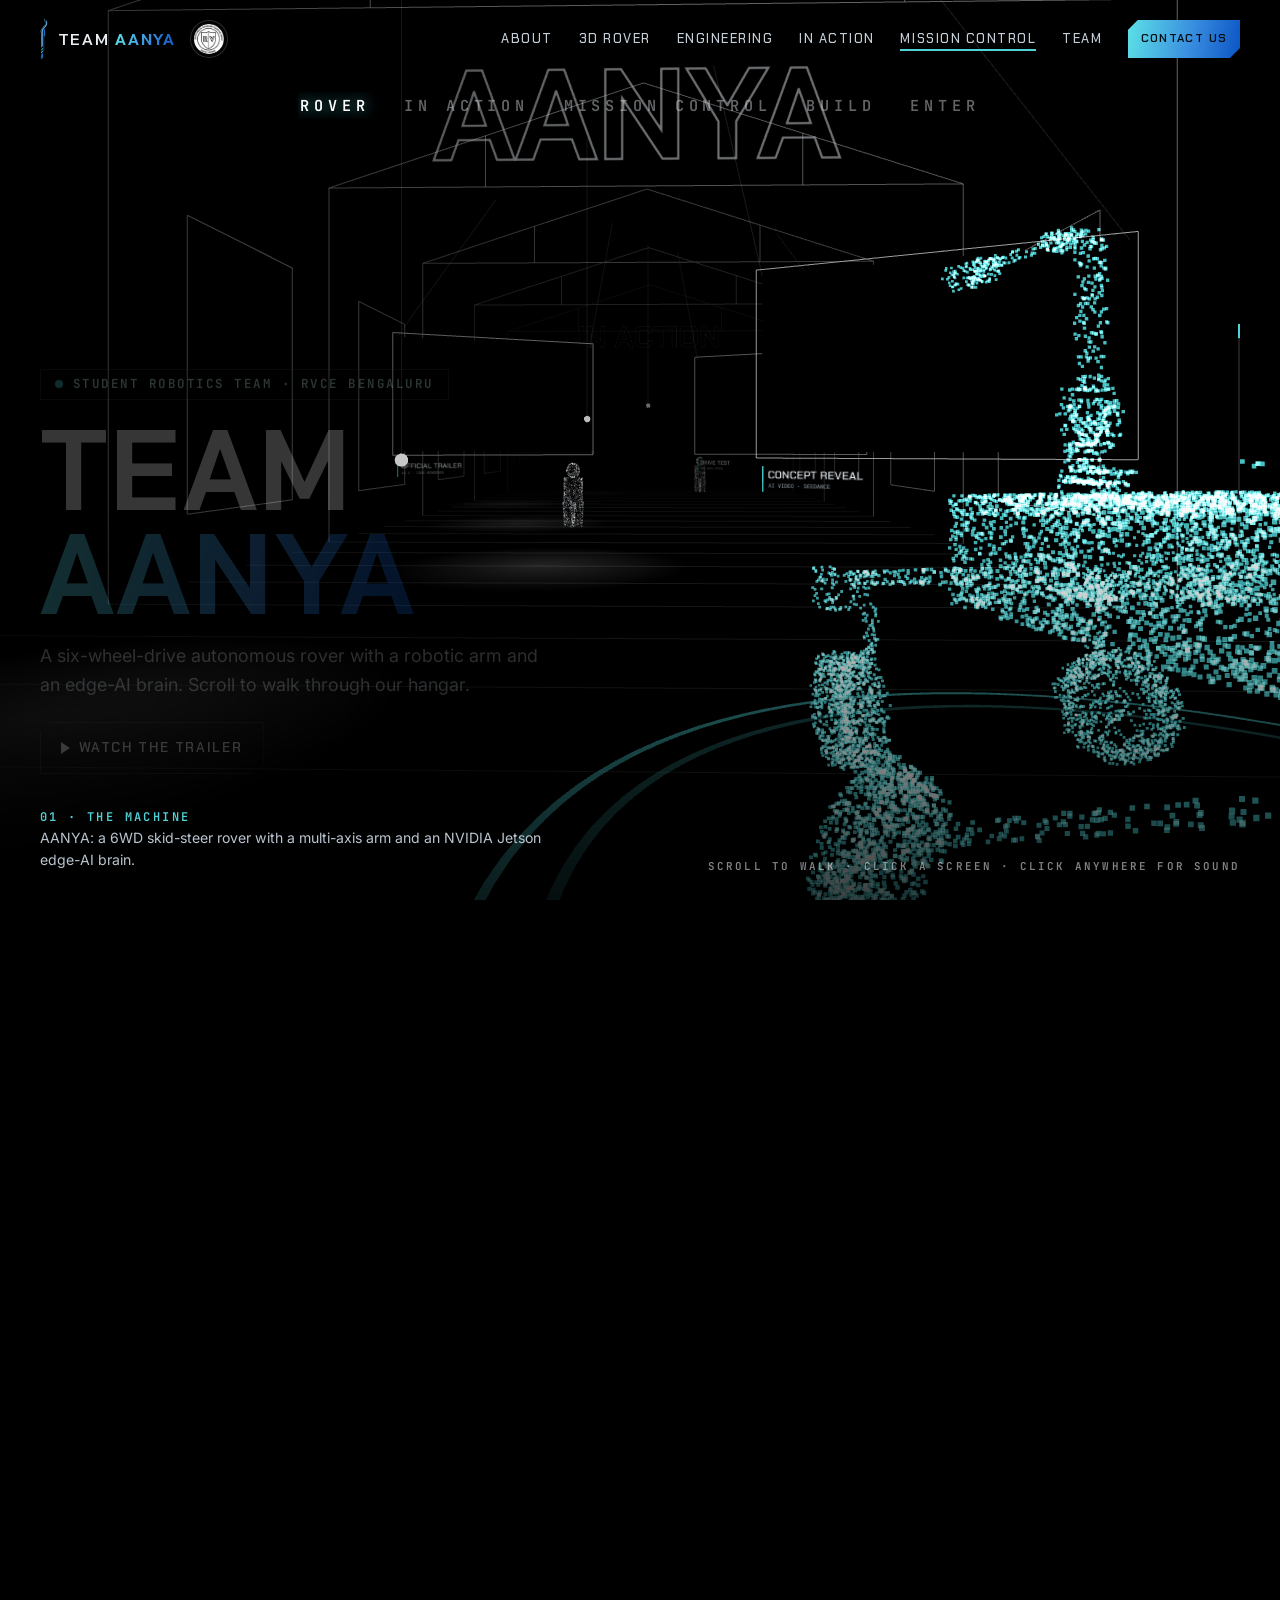
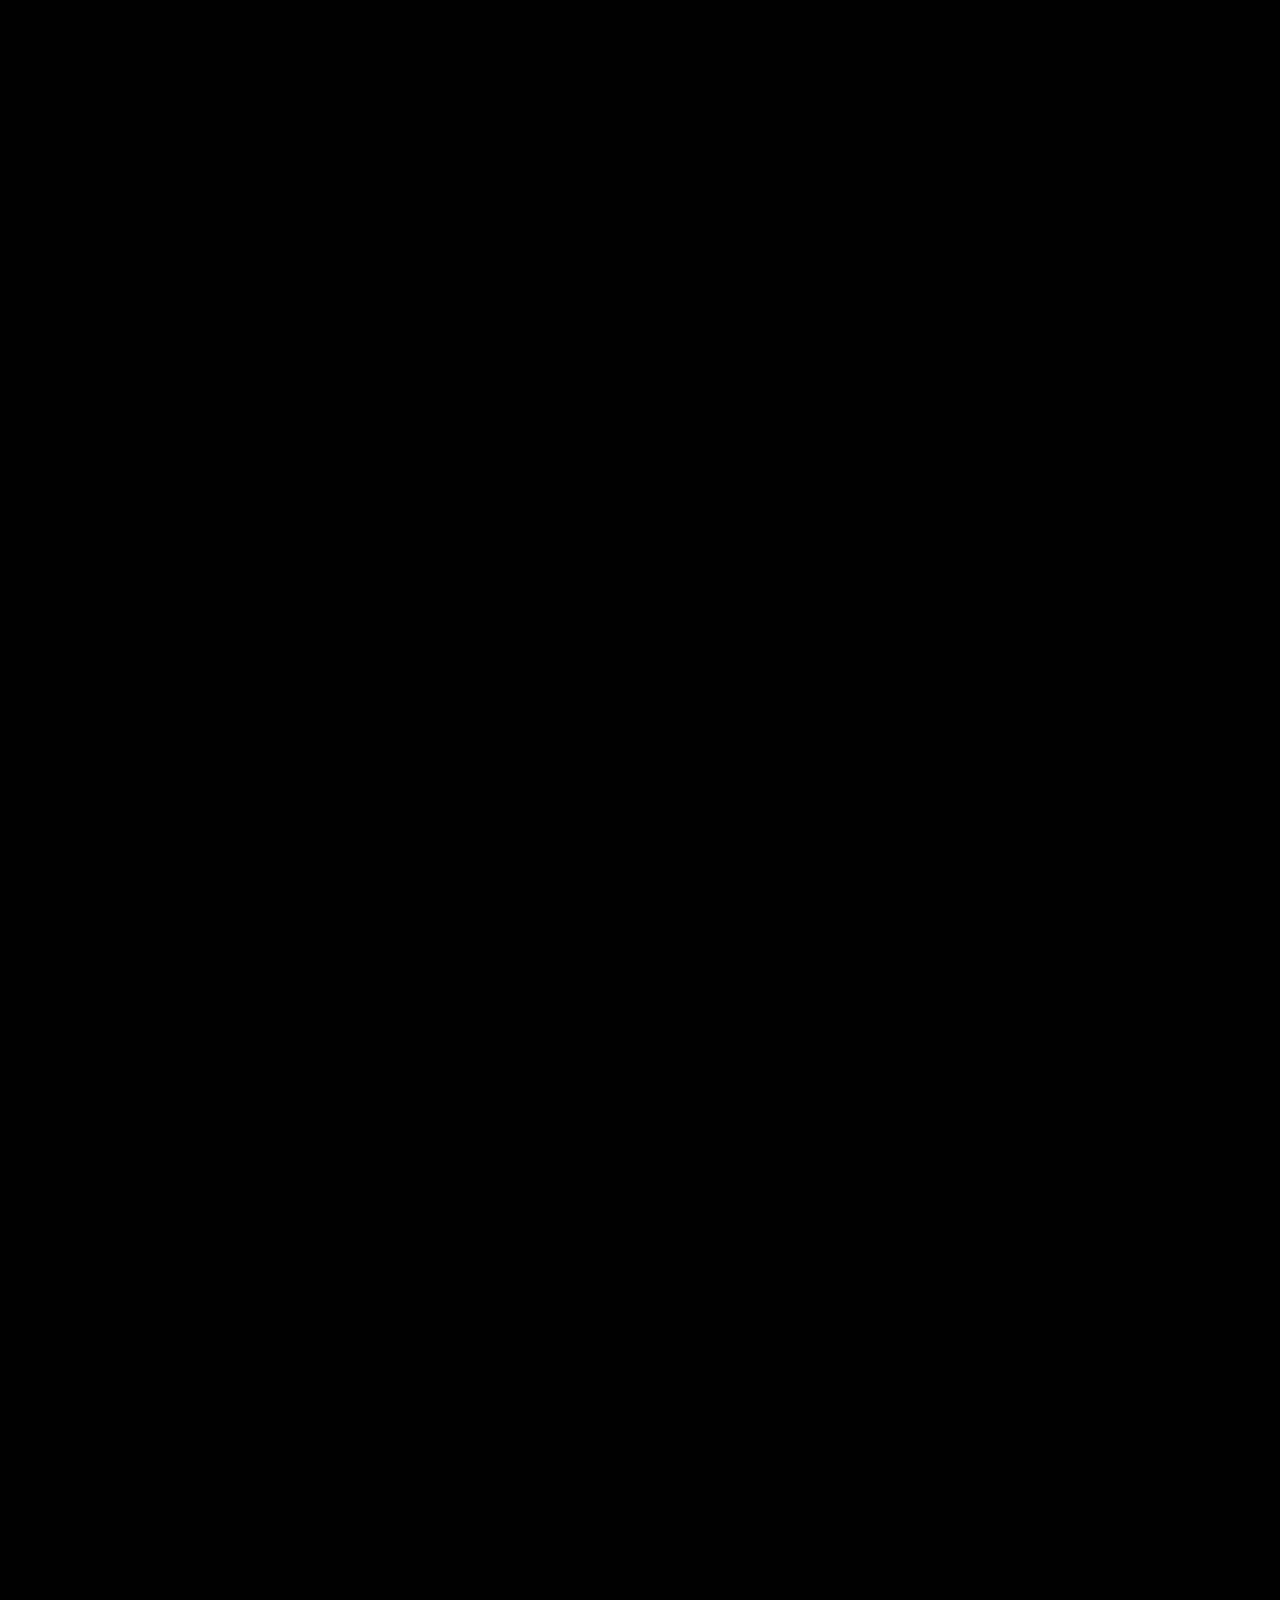
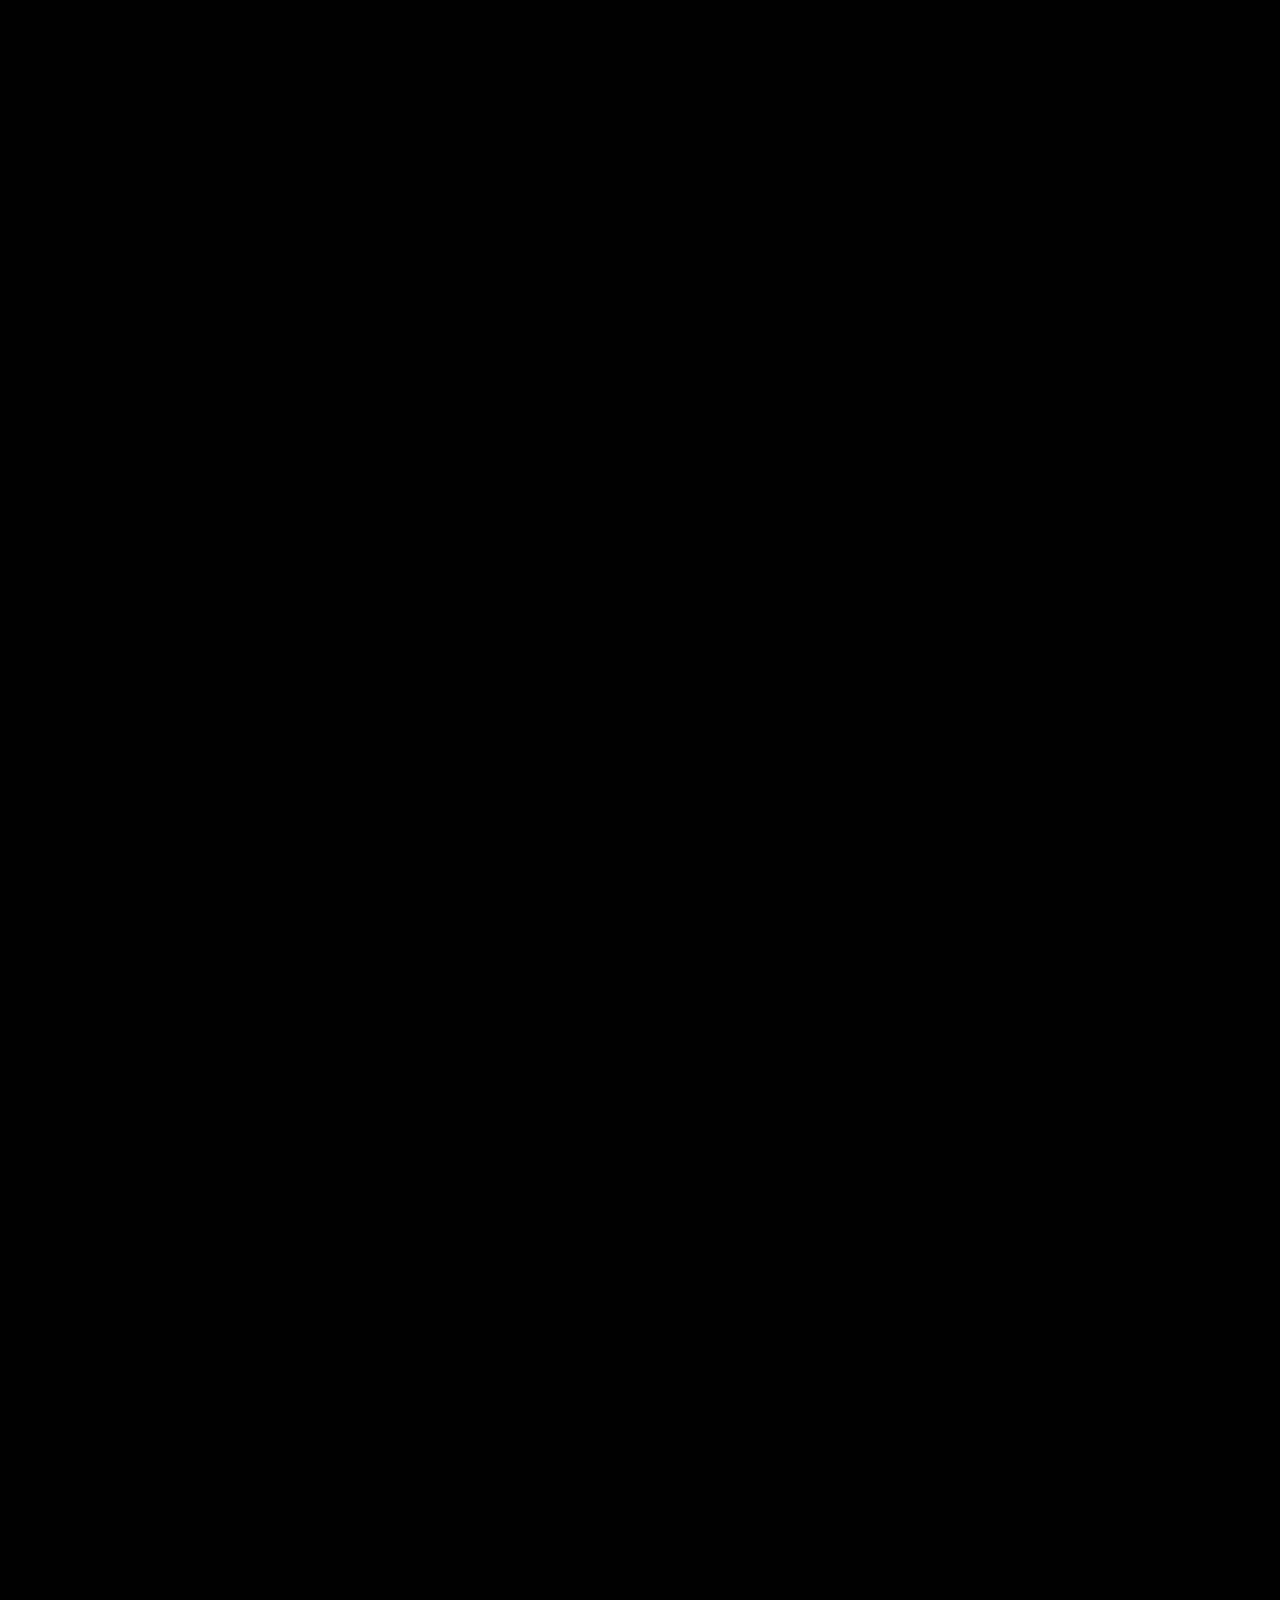
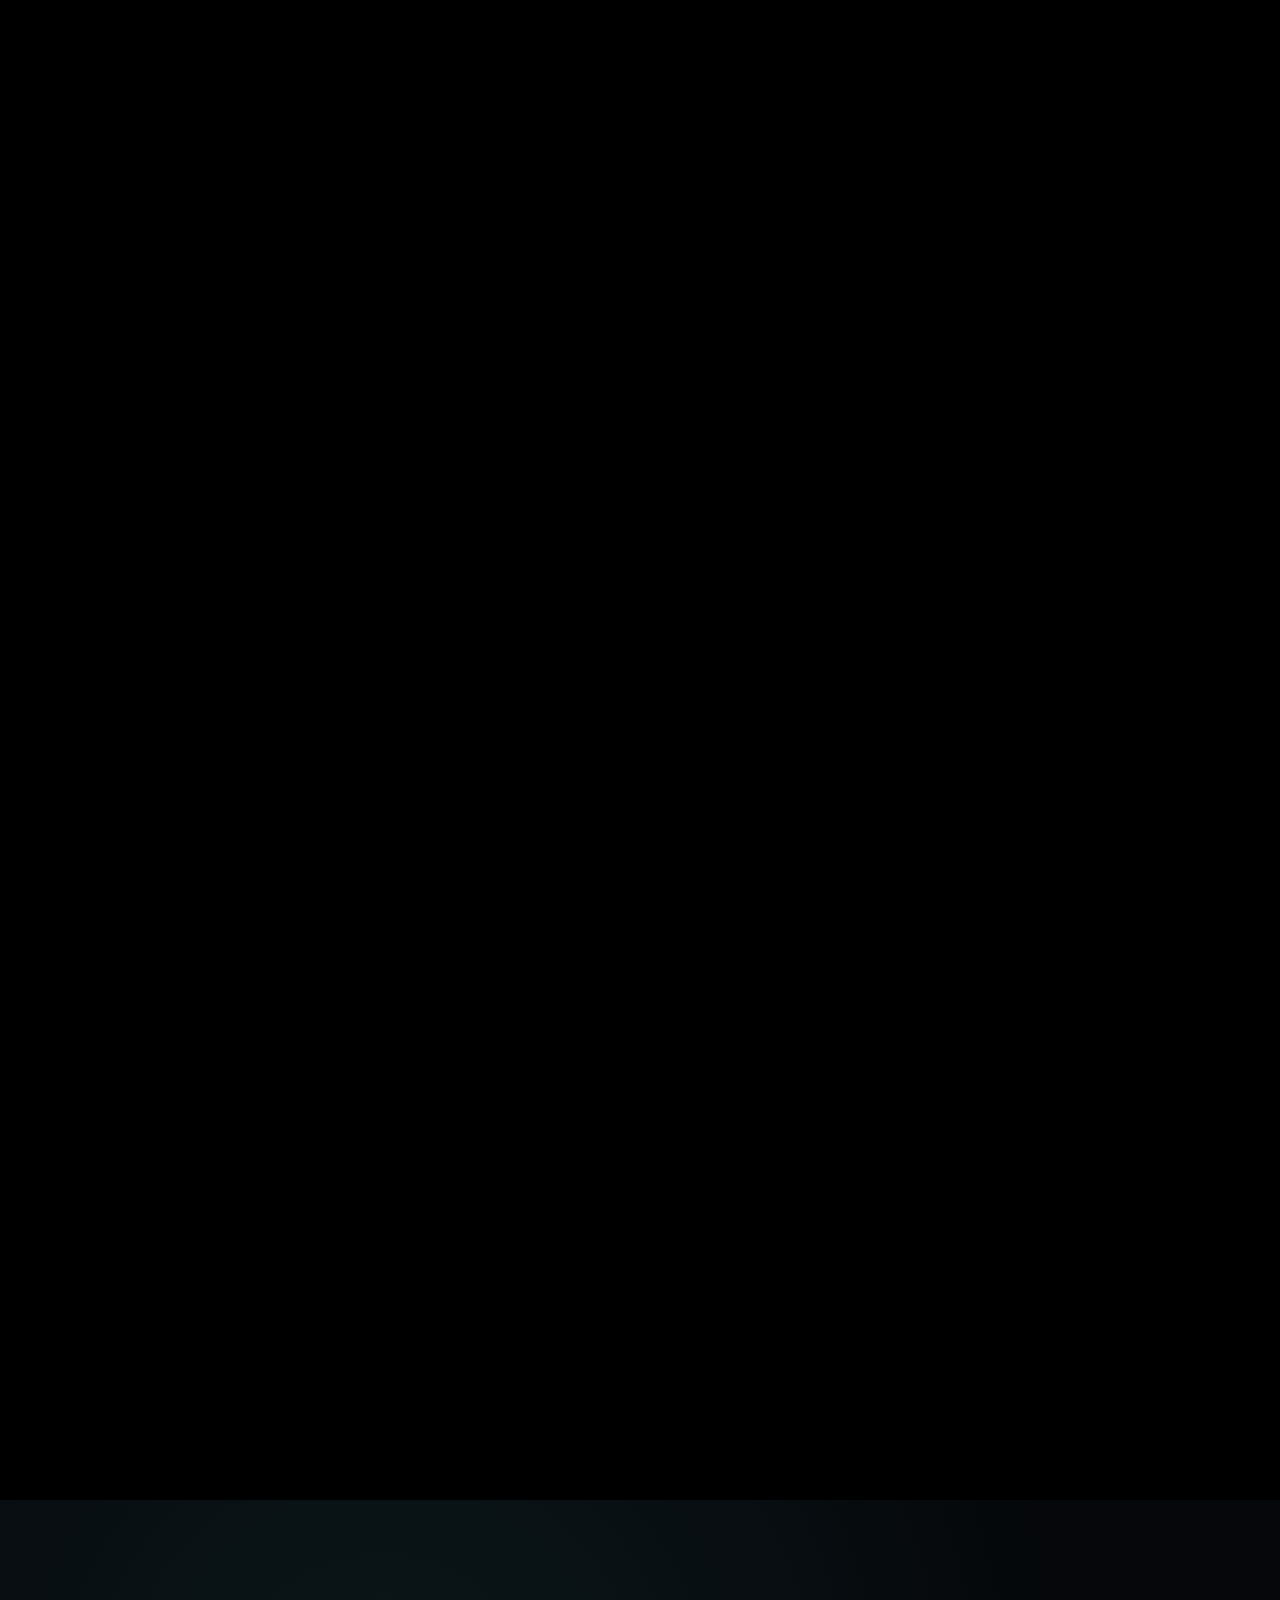
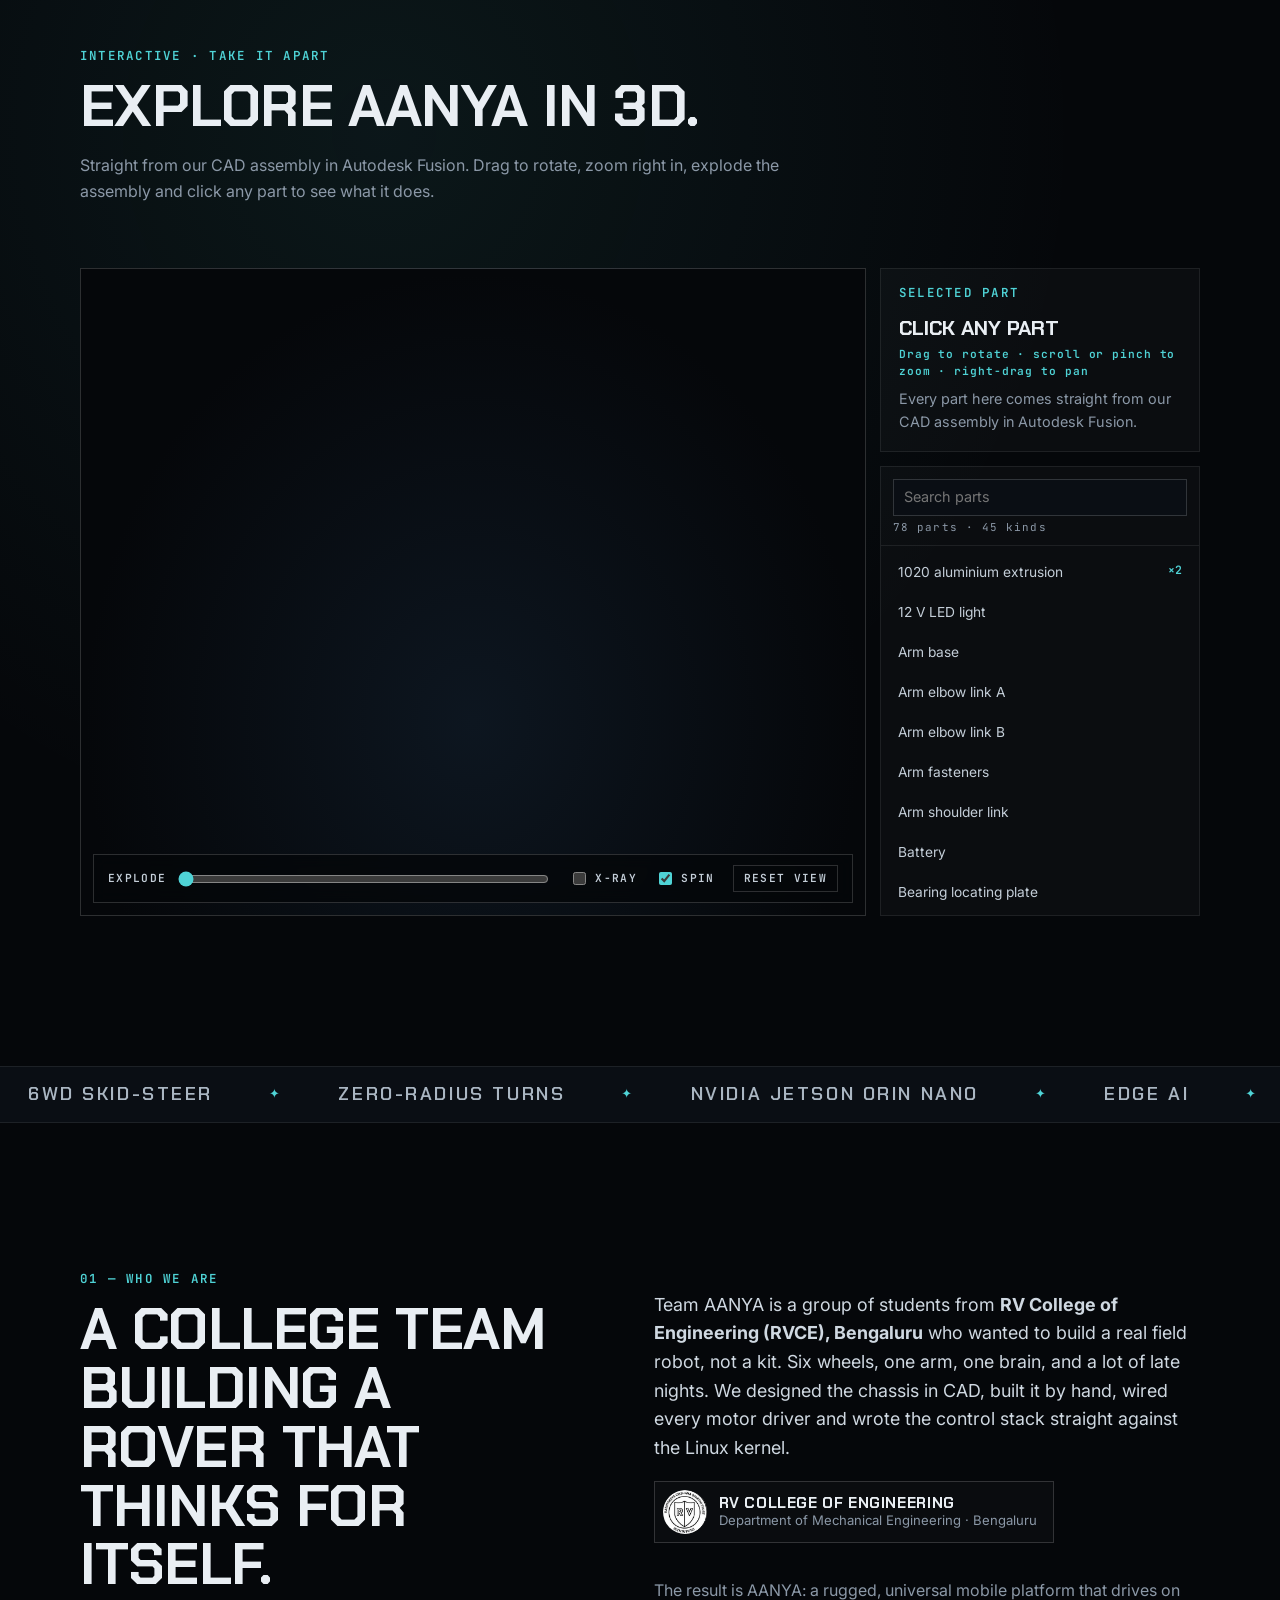
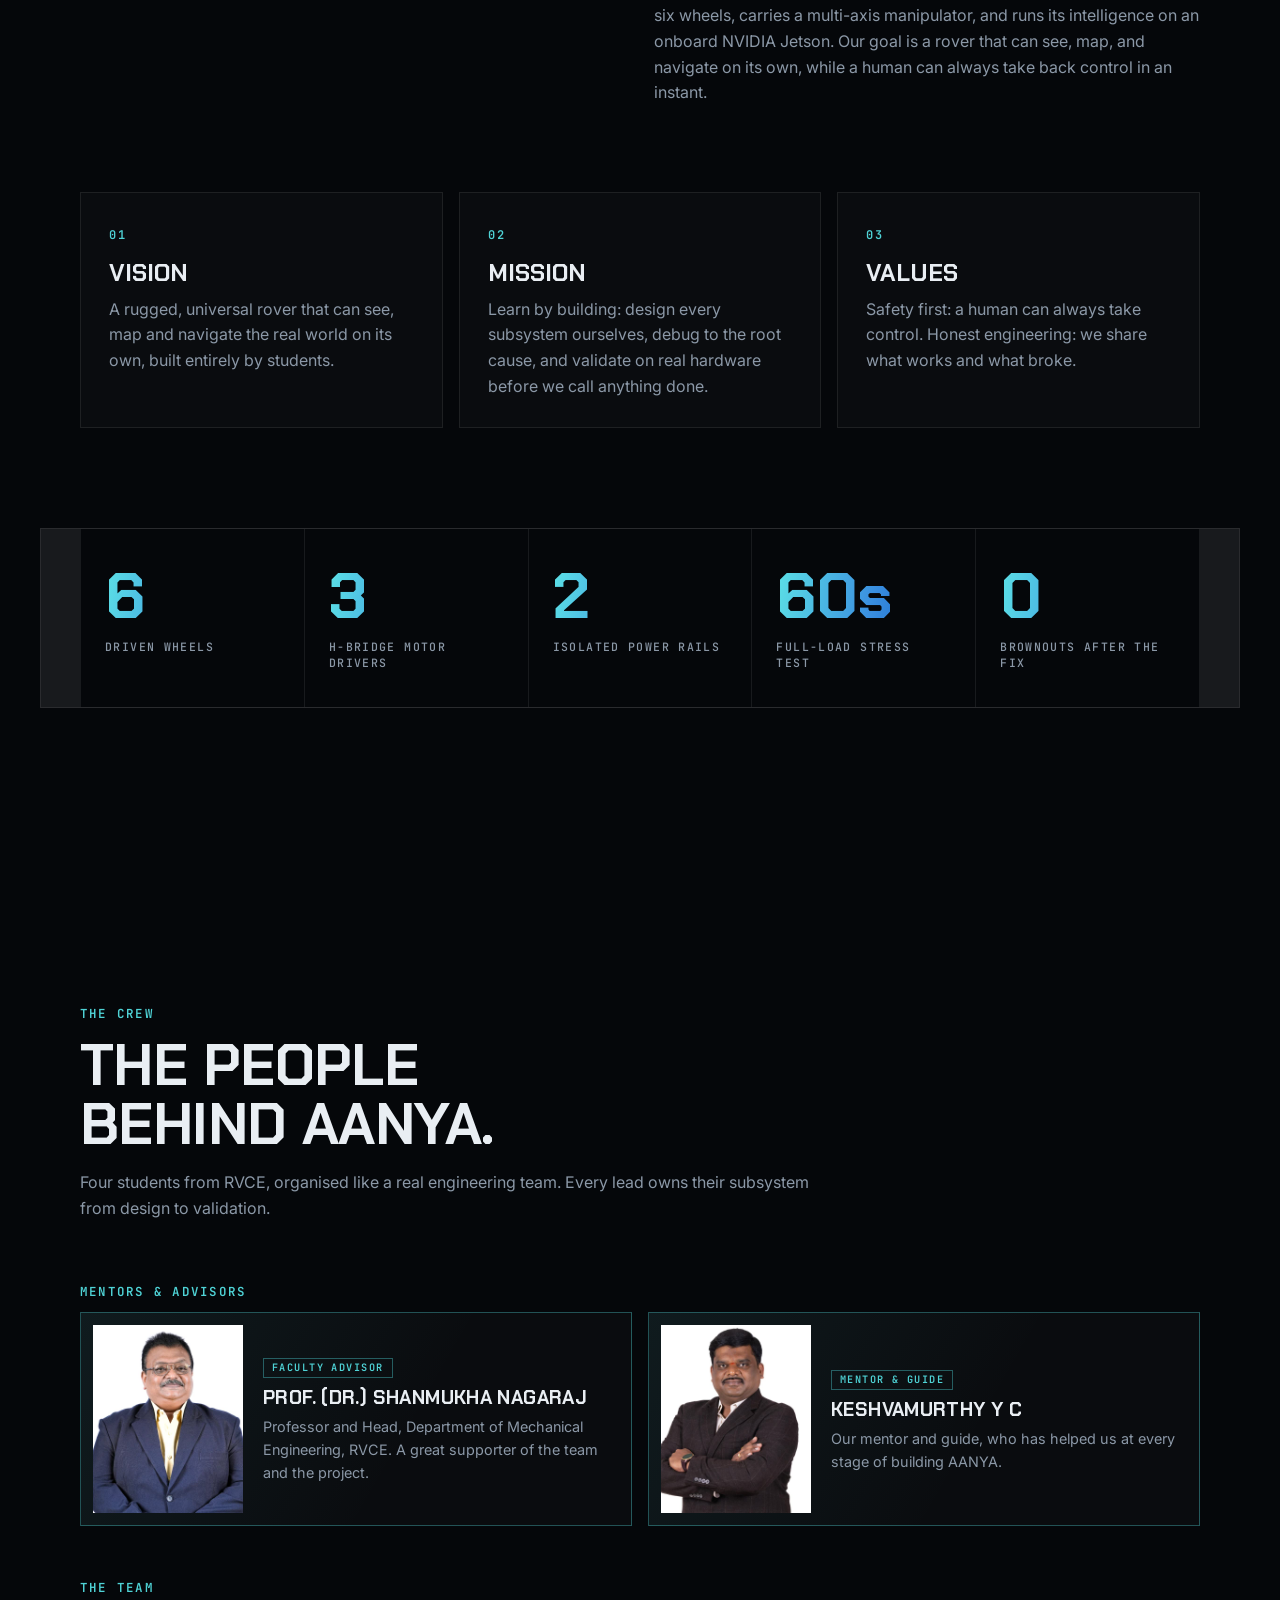
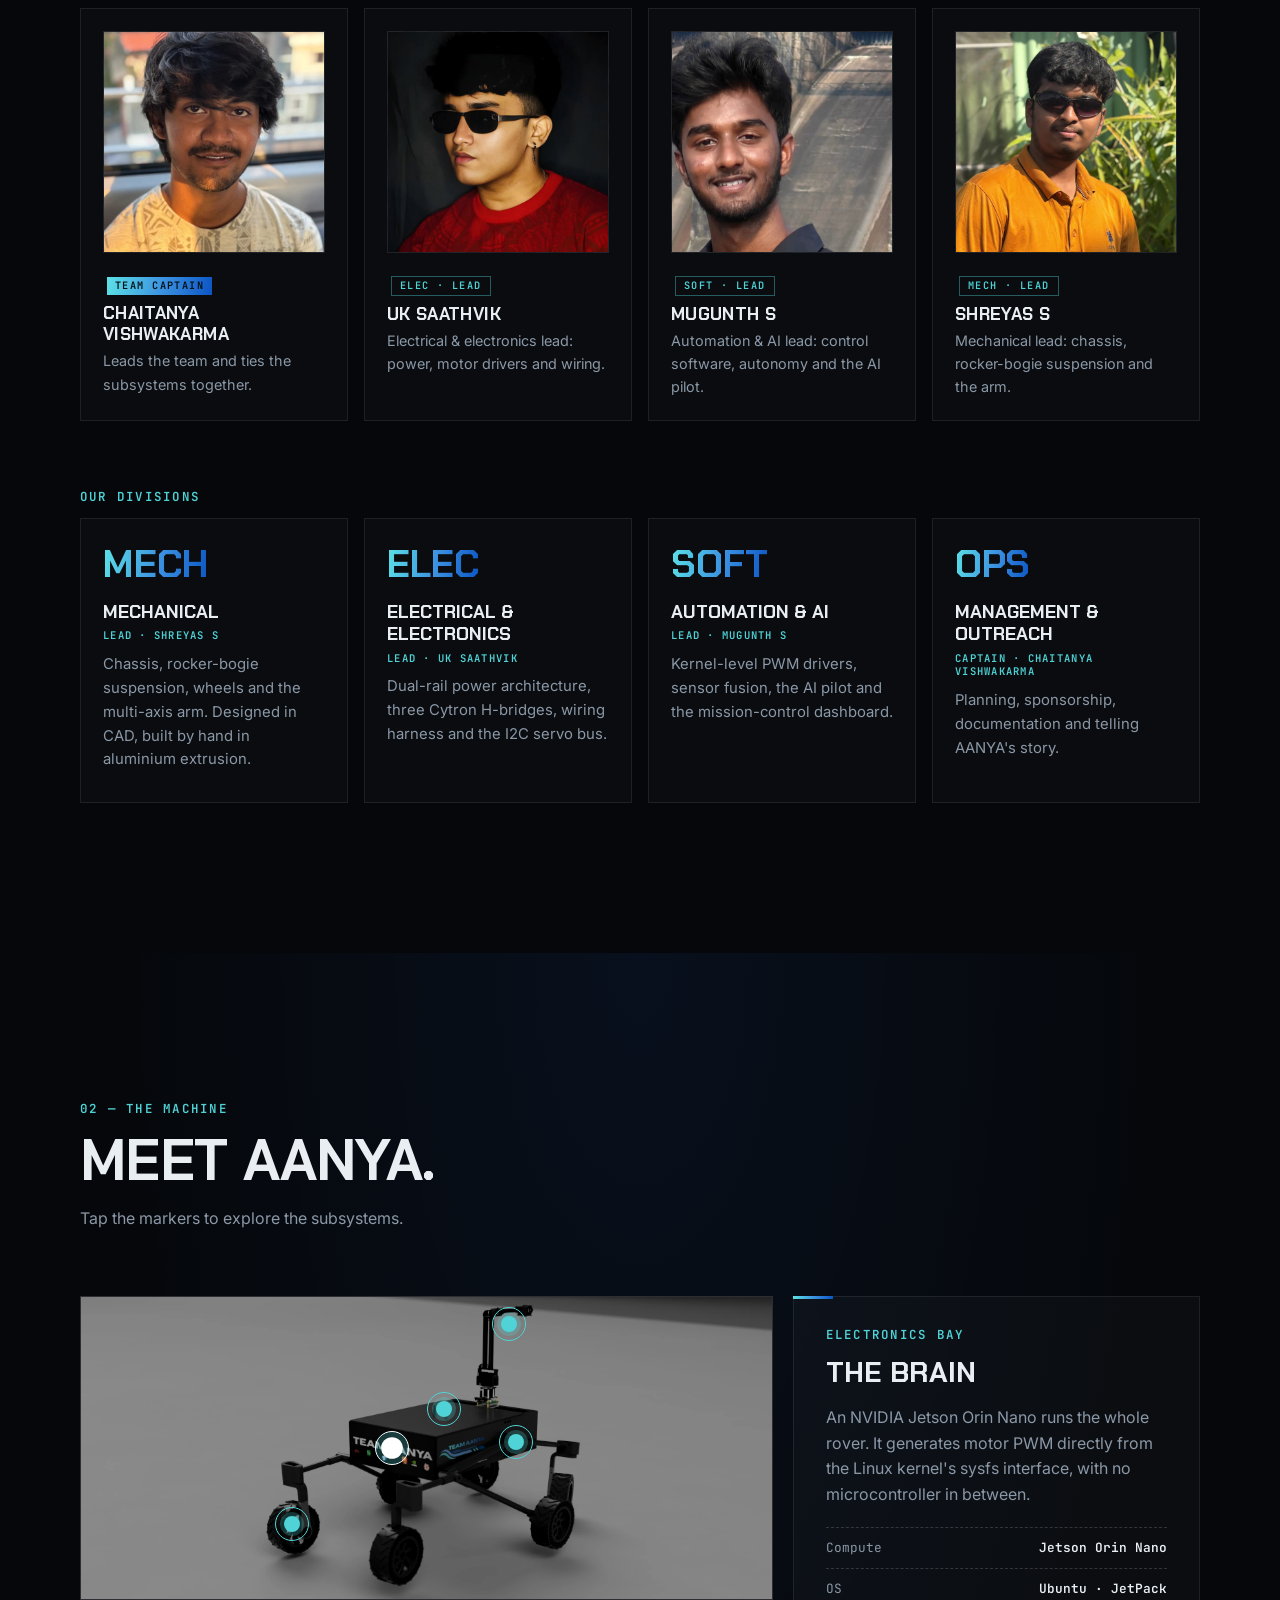
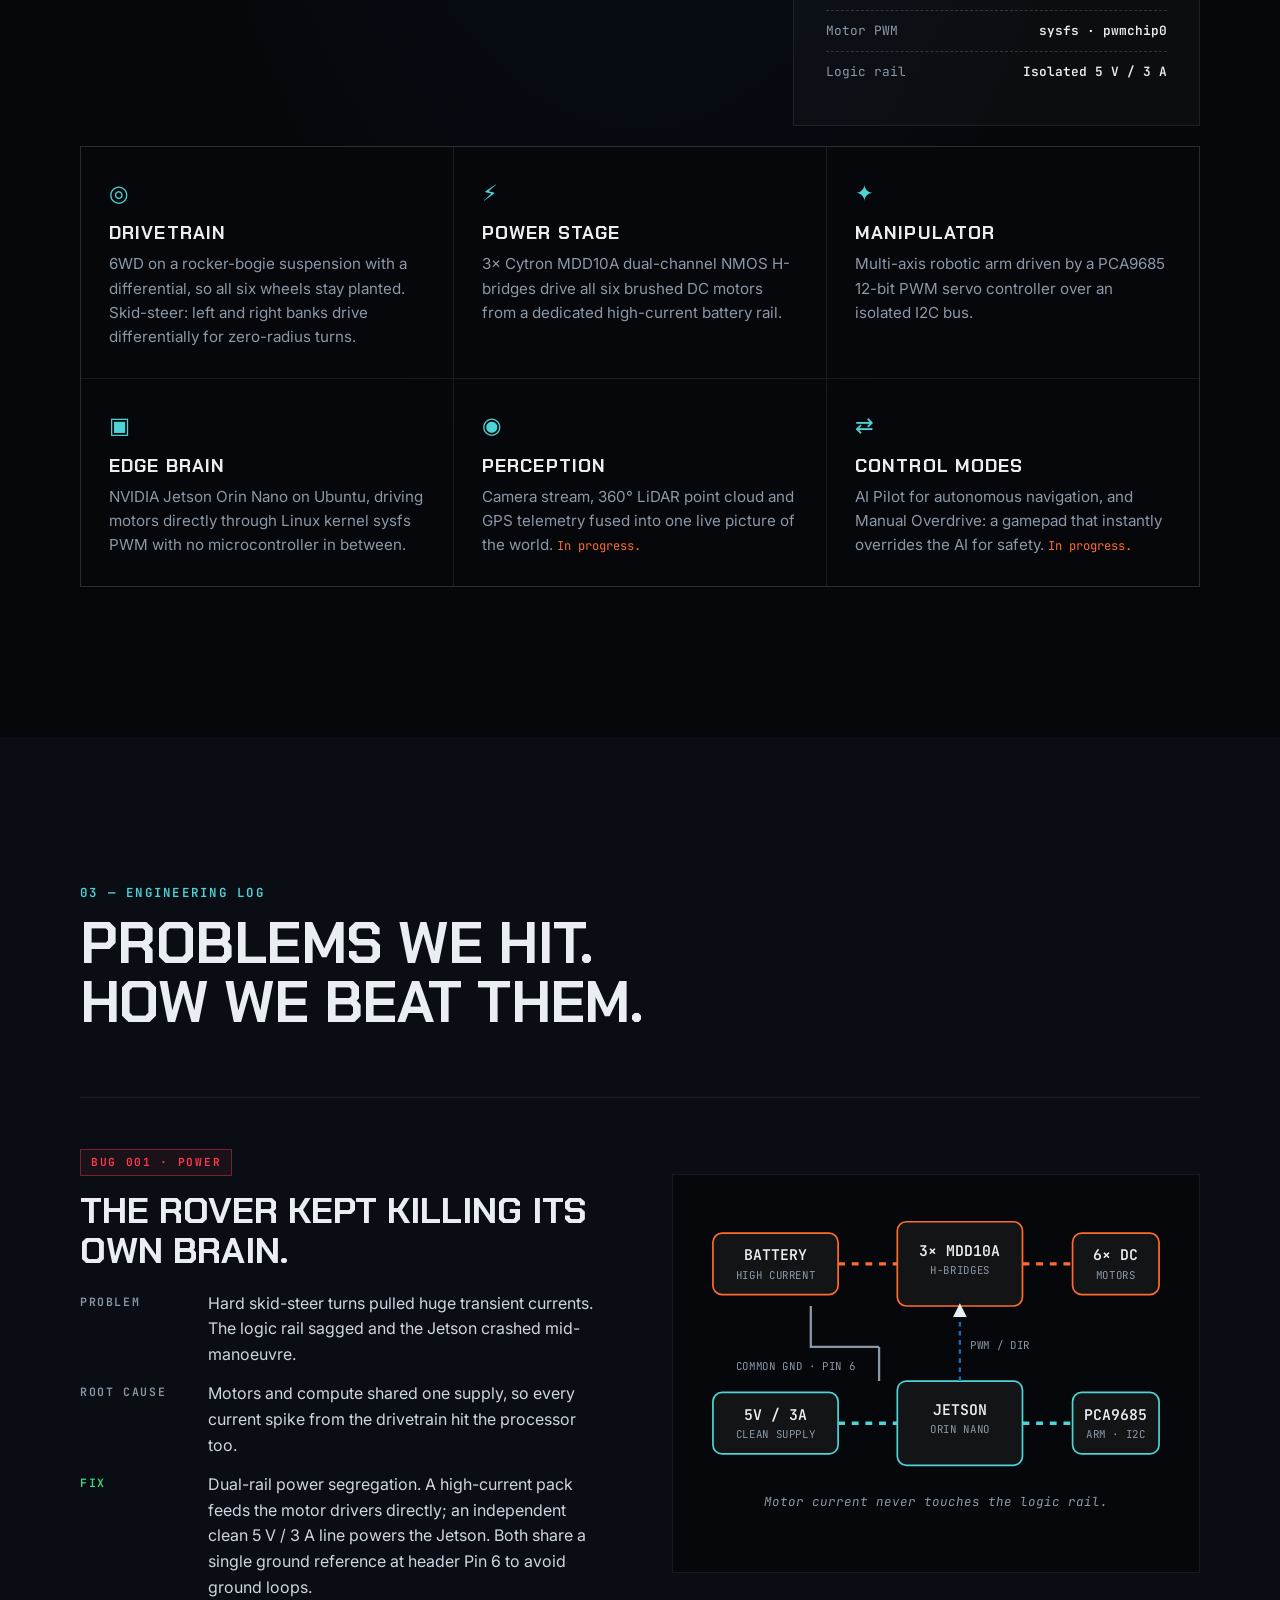
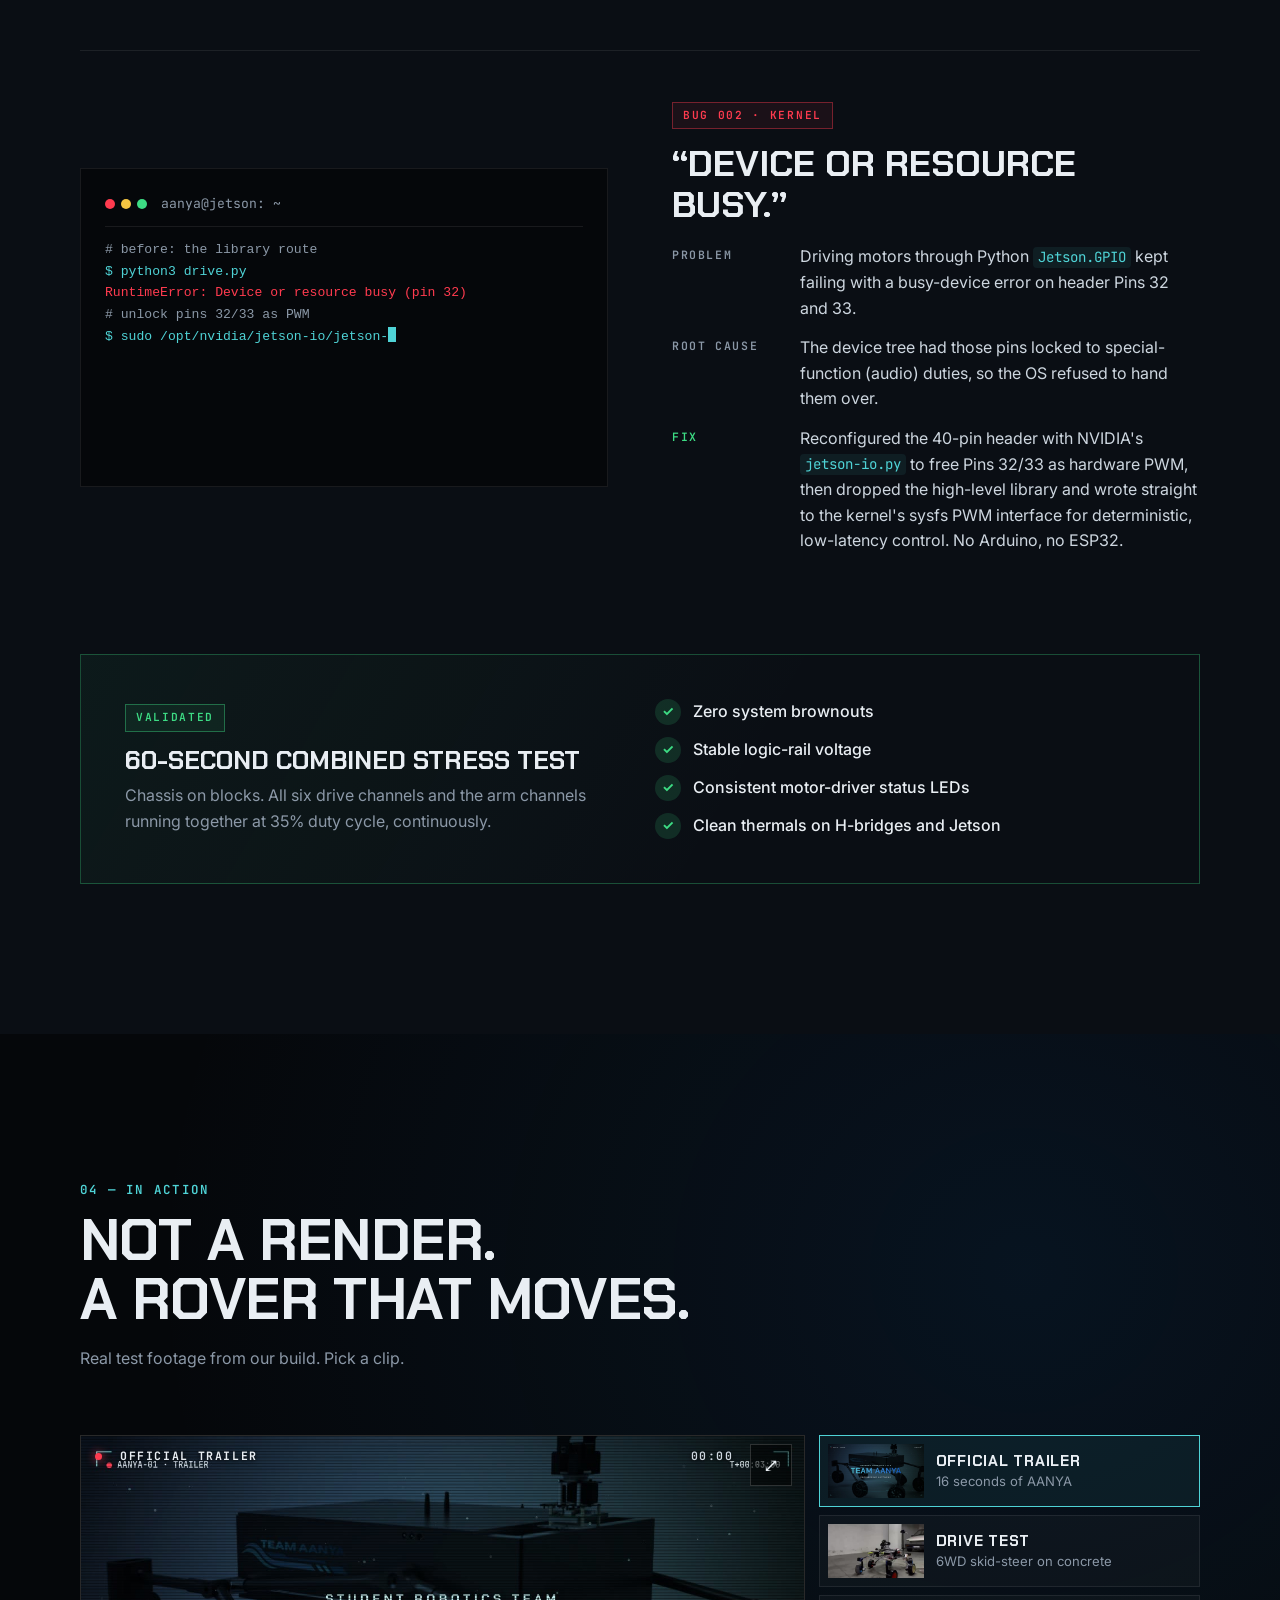
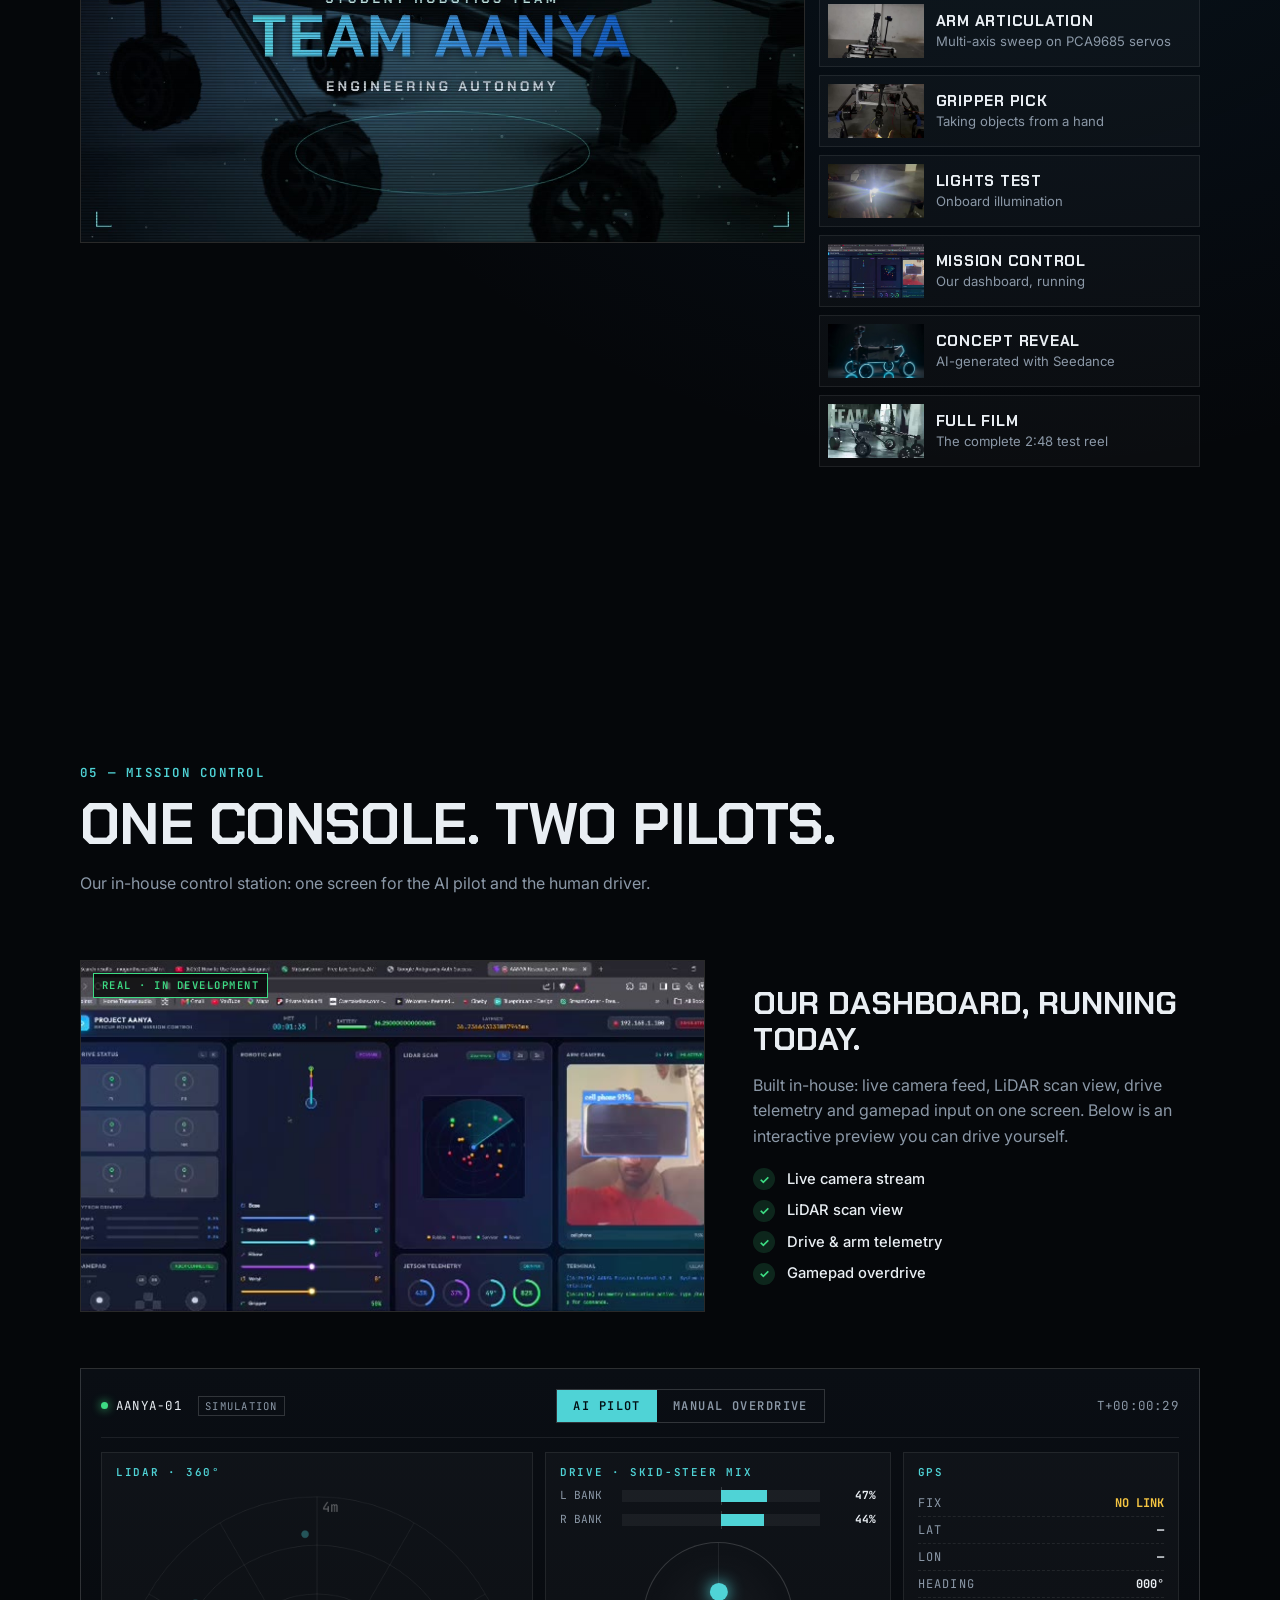
<file: index.html>
<!doctype html>
<html lang="en">
<head>
  <meta charset="utf-8" />
  <meta name="viewport" content="width=device-width, initial-scale=1" />
  <meta name="google-site-verification" content="SbKn8bx71lx5l9p9JEQFma6p8Qrqoizt2kpbW_MBCmg" />
  <title>Team AANYA — RVCE Student Robotics Team | 6WD Autonomous Rover</title>
  <meta name="description" content="Team AANYA is a student robotics team from RV College of Engineering (RVCE), Bengaluru, building a 6-wheel-drive autonomous rover with a robotic arm and an NVIDIA Jetson edge-AI brain." />
  <meta name="theme-color" content="#05070a" />
  <link rel="canonical" href="https://saathviku-cmd.github.io/bad-bunny-/" />
  <meta property="og:type" content="website" />
  <meta property="og:site_name" content="Team AANYA" />
  <meta property="og:url" content="https://saathviku-cmd.github.io/bad-bunny-/" />
  <meta property="og:title" content="Team AANYA — RVCE Student Robotics Team" />
  <meta property="og:description" content="A student-built 6WD autonomous rover with a rocker-bogie suspension, a robotic arm and an NVIDIA Jetson edge-AI brain." />
  <meta property="og:image" content="https://saathviku-cmd.github.io/bad-bunny-/assets/img/still-trailer.jpg" />
  <meta name="twitter:card" content="summary_large_image" />
  <meta name="twitter:image" content="https://saathviku-cmd.github.io/bad-bunny-/assets/img/still-trailer.jpg" />
  <script type="application/ld+json">
  {
    "@context": "https://schema.org",
    "@type": "Organization",
    "name": "Team AANYA",
    "alternateName": "AANYA Rover",
    "description": "Student robotics team from RV College of Engineering (RVCE), Bengaluru, building AANYA, a six-wheel-drive autonomous rover with a rocker-bogie suspension, a robotic arm and an NVIDIA Jetson edge-AI brain.",
    "url": "https://saathviku-cmd.github.io/bad-bunny-/",
    "logo": "https://saathviku-cmd.github.io/bad-bunny-/assets/img/logo-mark.svg",
    "image": "https://saathviku-cmd.github.io/bad-bunny-/assets/img/still-trailer.jpg",
    "department": "Department of Mechanical Engineering, RV College of Engineering",
    "parentOrganization": { "@type": "CollegeOrUniversity", "name": "RV College of Engineering", "logo": "https://saathviku-cmd.github.io/bad-bunny-/assets/img/rvce-logo.png", "alternateName": "RVCE", "address": { "@type": "PostalAddress", "addressLocality": "Bengaluru", "addressRegion": "Karnataka", "addressCountry": "IN" } },
    "email": "saathviku@gmail.com",
    "telephone": "+91-91139-36032",
    "contactPoint": { "@type": "ContactPoint", "contactType": "sponsorship and general enquiries", "email": "saathviku@gmail.com", "telephone": "+91-91139-36032" },
    "member": [
      { "@type": "Person", "name": "Chaitanya Vishwakarma", "jobTitle": "Team Captain" },
      { "@type": "Person", "name": "UK Saathvik", "jobTitle": "Electrical and Electronics Lead" },
      { "@type": "Person", "name": "Mugunth S", "jobTitle": "Automation and AI Lead" },
      { "@type": "Person", "name": "Shreyas S", "jobTitle": "Mechanical Lead" },
      { "@type": "Person", "name": "Keshvamurthy Y C", "jobTitle": "Mentor and Guide" },
      { "@type": "Person", "name": "Shanmukha Nagaraj", "honorificPrefix": "Prof. (Dr.)", "jobTitle": "Faculty Advisor; Professor and Head, Department of Mechanical Engineering, RVCE" }
    ],
    "knowsAbout": ["Robotics", "Autonomous rovers", "Rocker-bogie suspension", "NVIDIA Jetson", "Robotic arms", "Edge AI"]
  }
  </script>
  <link rel="icon" href="assets/img/favicon.svg" type="image/svg+xml" />
  <link rel="preconnect" href="https://fonts.googleapis.com" />
  <link rel="preconnect" href="https://fonts.gstatic.com" crossorigin />
  <link href="https://fonts.googleapis.com/css2?family=Chakra+Petch:wght@500;600;700&family=Inter:wght@400;500;600&family=JetBrains+Mono:wght@400;600&display=swap" rel="stylesheet" />
  <link rel="stylesheet" href="assets/css/style.css" />
</head>
<body>

  <!-- ============ NAV ============ -->
  <header class="nav" id="nav">
    <a href="#top" class="nav__brand" aria-label="Team AANYA home">
      <img src="assets/img/logo-mark.svg" alt="" class="nav__mark" />
      <span>TEAM <b>AANYA</b></span>
    </a>
    <span class="college" title="RV College of Engineering, Bengaluru"><span class="college__mark"><img src="assets/img/rvce-logo.png" alt="RVCE logo" width="160" height="148" /></span><span class="college__name"><b>RV College of Engineering</b>Dept. of Mechanical Engineering</span></span>
    <nav class="nav__links" id="navLinks">
      <a href="#about">About</a>
      <a href="#explore">3D Rover</a>
      <a href="#engineering">Engineering</a>
      <a href="#action">In Action</a>
      <a href="#control">Mission Control</a>
      <a href="#team">Team</a>
      <a href="#contact" class="btn btn--sm btn--primary">Contact us</a>
    </nav>
    <button class="nav__burger" id="burger" aria-label="Open menu" aria-expanded="false" aria-controls="navLinks"><i></i><i></i></button>
  </header>

  <main id="top">

    <!-- ============ 3D HANGAR (scroll to walk) ============ -->
    <section class="hangar" id="hangar" aria-label="3D walk-through of the AANYA hangar">
      <div class="hangar__stick">
        <canvas id="hangarCanvas" class="hangar__canvas"></canvas>
        <div class="hangar__ui">
          <nav class="hangar__tabs" aria-label="Jump to a part of the hall">
            <button type="button" data-hangar-tab="rover" class="is-on">Rover</button>
            <button type="button" data-hangar-tab="action">In action</button>
            <button type="button" data-hangar-tab="control">Mission control</button>
            <button type="button" data-hangar-tab="build">Build</button>
            <button type="button" data-hangar-tab="enter">Enter</button>
          </nav>
          <div class="hangar__intro" id="hangarIntro">
            <p class="eyebrow"><span class="pulse"></span>Student Robotics Team · RVCE Bengaluru</p>
            <h1 class="hangar__title">TEAM <span>AANYA</span></h1>
            <p class="hangar__lead">A six-wheel-drive autonomous rover with a robotic arm and an edge-AI brain. Scroll to walk through our hangar.</p>
            <div class="hangar__cta">
              <button class="btn btn--ghost" id="watchBtn" type="button"><span class="play"></span>Watch the trailer</button>
            </div>
          </div>
          <div class="hangar__caption">
            <b id="hangarStation">01 · The machine</b>
            <span id="hangarText">AANYA: a 6WD skid-steer rover with a multi-axis arm and an NVIDIA Jetson edge-AI brain.</span>
          </div>
          <p class="hangar__hover" id="hangarHover" hidden></p>
          <div class="hangar__hint">Scroll to walk · Click a screen<span class="hint-sound"> · Click anywhere for sound</span></div>
          <div class="hangar__progress" aria-hidden="true"><i id="hangarBar"></i></div>
        </div>
      </div>
    </section>

    <!-- ============ 3D ROVER VIEWER ============ -->
    <section class="section explore" id="explore" data-model="assets/model/aanya.glb" tabindex="-1">
      <div class="wrap">
        <div class="section__head">
          <p class="kicker">Interactive · Take it apart</p>
          <h2 class="h2">Explore AANYA in 3D.</h2>
          <p class="muted">Straight from our CAD assembly in Autodesk Fusion. Drag to rotate, zoom right in, explode the assembly and click any part to see what it does.</p>
        </div>
        <div class="viewer">
          <div class="viewer__stage">
            <canvas id="viewerCanvas" class="viewer__canvas" aria-label="Interactive 3D model of the AANYA rover"></canvas>
            <p class="viewer__status" id="viewerStatus">Loading 3D model…</p>
            <div class="viewer__missing">
              <img src="assets/img/render-front.webp" alt="CAD render of AANYA" loading="lazy" />
              <div><b>Full 3D model coming soon</b><p>We're exporting the complete CAD assembly from Autodesk Fusion. Soon you'll be able to spin it, zoom in and take it apart right here.</p></div>
            </div>
            <p class="viewer__tip" id="viewerTip" hidden></p>
            <div class="viewer__bar">
              <label class="viewer__range">Explode <input type="range" id="explode" min="0" max="1" step="0.01" value="0" /></label>
              <label class="viewer__chk"><input type="checkbox" id="xray" /> X-ray</label>
              <label class="viewer__chk"><input type="checkbox" id="spin" /> Spin</label>
              <button type="button" id="resetView">Reset view</button>
            </div>
          </div>
          <aside class="viewer__side">
            <div class="viewer__info" aria-live="polite">
              <p class="kicker">Selected part</p>
              <h3 id="partName">Click any part</h3>
              <p class="viewer__meta" id="partMeta"></p>
              <p class="muted" id="partDesc"></p>
            </div>
            <div class="viewer__parts">
              <div class="viewer__parts-head"><input id="partSearch" type="search" placeholder="Search parts" aria-label="Search parts" /><span id="partCount"></span></div>
              <ul id="partList"></ul>
            </div>
          </aside>
        </div>
      </div>
    </section>

    <!-- ============ HERO ============ -->
    <section class="hero" id="hero">
      <div class="hero__media" id="heroMedia">
        <video class="hero__video" id="heroVideo" autoplay muted loop playsinline preload="auto" poster="assets/img/still-hero.jpg">
          <source src="assets/video/hero.mp4" type="video/mp4" />
        </video>
        <img class="hero__img" src="assets/img/still-hero.jpg" alt="" />
      </div>
      <div class="hero__shade"></div>
      <div class="hero__tint"></div>
      <div class="hero__scan"></div>
      <div class="hero__grain"></div>
      <div class="hero__grid"></div>

      <div class="hud hud--tl"><span class="dot dot--rec"></span>REC · LIVE TEST FOOTAGE<br><small id="hudClock">--:--:--</small></div>
      <div class="hud hud--tr">6WD · SKID-STEER<br><small>ZERO-RADIUS YAW</small></div>
      <div class="hud hud--bl">EDGE&nbsp;NODE<br><small>JETSON ORIN NANO</small></div>
      <div class="hud hud--br">SCROLL<br><small class="hud__arrow">↓</small></div>

      <div class="hero__content hero__content--center">
        <img class="hero__mark" src="assets/img/logo-mark.svg" alt="" />
        <p class="eyebrow"><span class="pulse"></span>Student Robotics Team · RVCE Bengaluru</p>
        <h2 class="hero__title">
          <span class="hero__title-solid">TEAM</span>
          <span class="hero__title-outline" data-text="AANYA">AANYA</span>
        </h2>
        <p class="hero__sub">Engineering autonomy, one wheel at a time. We build a <b>six-wheel-drive autonomous rover</b> with a <b>robotic arm</b> and an <b>edge-AI brain</b>, from CAD to concrete floor.</p>
        <div class="hero__cta">
          <button class="btn btn--primary" id="watchBtnHero" type="button"><span class="play"></span>Watch the trailer</button>
          <a href="#rover" class="btn btn--ghost">Explore the rover</a>
        </div>
      </div>
    </section>

    <!-- ============ TICKER ============ -->
    <div class="ticker" aria-hidden="true">
      <div class="ticker__track">
        <span>6WD SKID-STEER</span><span>ZERO-RADIUS TURNS</span><span>NVIDIA JETSON ORIN NANO</span><span>EDGE AI</span><span>360° LIDAR</span><span>GPS TELEMETRY</span><span>MULTI-AXIS ARM</span><span>AI PILOT</span><span>MANUAL OVERDRIVE</span>
        <span>6WD SKID-STEER</span><span>ZERO-RADIUS TURNS</span><span>NVIDIA JETSON ORIN NANO</span><span>EDGE AI</span><span>360° LIDAR</span><span>GPS TELEMETRY</span><span>MULTI-AXIS ARM</span><span>AI PILOT</span><span>MANUAL OVERDRIVE</span>
      </div>
    </div>

    <!-- ============ ABOUT ============ -->
    <section class="section about" id="about">
      <div class="wrap about__grid">
        <div class="reveal">
          <p class="kicker">01 — Who we are</p>
          <h2 class="h2">A college team building a rover that thinks for itself.</h2>
        </div>
        <div class="reveal">
          <p class="lead">Team AANYA is a group of students from <b>RV College of Engineering (RVCE), Bengaluru</b> who wanted to build a real field robot, not a kit. Six wheels, one arm, one brain, and a lot of late nights. We designed the chassis in CAD, built it by hand, wired every motor driver and wrote the control stack straight against the Linux kernel.</p>
          <p class="affil"><img src="assets/img/rvce-logo.png" alt="RVCE logo" width="160" height="148" /><span><b>RV College of Engineering</b>Department of Mechanical Engineering · Bengaluru</span></p>
          <p class="muted">The result is AANYA: a rugged, universal mobile platform that drives on six wheels, carries a multi-axis manipulator, and runs its intelligence on an onboard NVIDIA Jetson. Our goal is a rover that can see, map, and navigate on its own, while a human can always take back control in an instant.</p>
        </div>
      </div>

      <div class="wrap pillars">
        <article class="pillar reveal"><span>01</span><h3>Vision</h3><p>A rugged, universal rover that can see, map and navigate the real world on its own, built entirely by students.</p></article>
        <article class="pillar reveal"><span>02</span><h3>Mission</h3><p>Learn by building: design every subsystem ourselves, debug to the root cause, and validate on real hardware before we call anything done.</p></article>
        <article class="pillar reveal"><span>03</span><h3>Values</h3><p>Safety first: a human can always take control. Honest engineering: we share what works and what broke.</p></article>
      </div>

      <div class="wrap stats">
        <div class="stat reveal"><b data-count="6">0</b><span>Driven wheels</span></div>
        <div class="stat reveal"><b data-count="3">0</b><span>H-bridge motor drivers</span></div>
        <div class="stat reveal"><b data-count="2">0</b><span>Isolated power rails</span></div>
        <div class="stat reveal"><b data-count="60" data-suffix="s">0</b><span>Full-load stress test</span></div>
        <div class="stat reveal"><b data-count="0">0</b><span>Brownouts after the fix</span></div>
      </div>
    </section>

    <!-- ============ TEAM ============ -->
    <section class="section team" id="team">
      <div class="wrap">
        <div class="section__head reveal">
          <p class="kicker">The crew</p>
          <h2 class="h2">The people<br>behind AANYA.</h2>
          <p class="muted">Four students from RVCE, organised like a real engineering team. Every lead owns their subsystem from design to validation.</p>
        </div>
        <p class="kicker crew__sub">Mentors &amp; advisors</p>
        <div class="mentors">
          <article class="mentor reveal">
            <div class="mentor__ph"><img src="assets/img/team/shanmukha.jpg" alt="Prof. (Dr.) Shanmukha Nagaraj" loading="lazy" width="640" height="800" /></div>
            <div class="mentor__body">
              <span class="member__tag">Faculty advisor</span>
              <h4>Prof. (Dr.) Shanmukha Nagaraj</h4>
              <p>Professor and Head, Department of Mechanical Engineering, RVCE. A great supporter of the team and the project.</p>
            </div>
          </article>
          <article class="mentor reveal">
            <div class="mentor__ph"><img src="assets/img/team/keshvamurthy.jpg" alt="Keshvamurthy Y C" loading="lazy" width="640" height="800" /></div>
            <div class="mentor__body">
              <span class="member__tag">Mentor &amp; guide</span>
              <h4>Keshvamurthy&nbsp;Y&nbsp;C</h4>
              <p>Our mentor and guide, who has helped us at every stage of building AANYA.</p>
            </div>
          </article>
        </div>
        <p class="kicker crew__sub">The team</p>
        <div class="crew">
          <article class="member member--captain reveal">
            <div class="member__ph"><img src="assets/img/team/chaitanya.jpg" alt="Chaitanya Vishwakarma" loading="lazy" width="640" height="800" /></div>
            <span class="member__tag">Team captain</span>
            <h4>Chaitanya Vishwakarma</h4>
            <p>Leads the team and ties the subsystems together.</p>
          </article>
          <article class="member reveal">
            <div class="member__ph"><img src="assets/img/team/saathvik.jpg" alt="UK Saathvik" loading="lazy" width="640" height="800" /></div>
            <span class="member__tag">ELEC · Lead</span>
            <h4>UK Saathvik</h4>
            <p>Electrical &amp; electronics lead: power, motor drivers and wiring.</p>
          </article>
          <article class="member reveal">
            <div class="member__ph"><img src="assets/img/team/mugunth.jpg" alt="Mugunth S" loading="lazy" width="640" height="800" /></div>
            <span class="member__tag">SOFT · Lead</span>
            <h4>Mugunth S</h4>
            <p>Automation &amp; AI lead: control software, autonomy and the AI pilot.</p>
          </article>
          <article class="member reveal">
            <div class="member__ph"><img src="assets/img/team/shreyas.jpg" alt="Shreyas S" loading="lazy" width="640" height="800" /></div>
            <span class="member__tag">MECH · Lead</span>
            <h4>Shreyas S</h4>
            <p>Mechanical lead: chassis, rocker-bogie suspension and the arm.</p>
          </article>
        </div>
        <p class="kicker crew__sub">Our divisions</p>
        <div class="divisions">
          <article class="division reveal"><span class="division__n">MECH</span><h4>Mechanical</h4><span class="division__lead">Lead · Shreyas S</span><p>Chassis, rocker-bogie suspension, wheels and the multi-axis arm. Designed in CAD, built by hand in aluminium extrusion.</p></article>
          <article class="division reveal"><span class="division__n">ELEC</span><h4>Electrical &amp; Electronics</h4><span class="division__lead">Lead · UK Saathvik</span><p>Dual-rail power architecture, three Cytron H-bridges, wiring harness and the I2C servo bus.</p></article>
          <article class="division reveal"><span class="division__n">SOFT</span><h4>Automation &amp; AI</h4><span class="division__lead">Lead · Mugunth S</span><p>Kernel-level PWM drivers, sensor fusion, the AI pilot and the mission-control dashboard.</p></article>
          <article class="division reveal"><span class="division__n">OPS</span><h4>Management &amp; Outreach</h4><span class="division__lead">Captain · Chaitanya Vishwakarma</span><p>Planning, sponsorship, documentation and telling AANYA's story.</p></article>
        </div>
      </div>
    </section>

    <!-- ============ ROVER / HOTSPOTS ============ -->
    <section class="section rover" id="rover">
      <div class="wrap">
        <div class="section__head reveal">
          <p class="kicker">02 — The machine</p>
          <h2 class="h2">Meet AANYA.</h2>
          <p class="muted">Tap the markers to explore the subsystems.</p>
        </div>

        <div class="explorer reveal">
          <div class="explorer__stage" id="stage">
            <img src="assets/img/render-front.webp" alt="Three-quarter CAD render of the AANYA rover with the robotic arm raised" />
            <button class="hotspot" style="left:62%;top:9%"  data-spot="arm"   aria-label="Robotic arm"><i></i></button>
            <button class="hotspot" style="left:52.5%;top:37%" data-spot="comms" aria-label="Antennas and sensors"><i></i></button>
            <button class="hotspot" style="left:45%;top:50%" data-spot="brain" aria-label="Electronics bay"><i></i></button>
            <button class="hotspot" style="left:63%;top:48%" data-spot="legs"  aria-label="Rocker-bogie suspension"><i></i></button>
            <button class="hotspot" style="left:30.5%;top:75%" data-spot="wheels" aria-label="Wheels and drivetrain"><i></i></button>
          </div>

          <aside class="explorer__panel" id="spotPanel" aria-live="polite">
            <p class="kicker" id="spotTag">SUBSYSTEM</p>
            <h3 id="spotTitle">Select a marker</h3>
            <p id="spotBody" class="muted">Every part of AANYA was designed and integrated by the team. Pick a marker on the rover to see how it works.</p>
            <ul id="spotSpecs" class="specs"></ul>
          </aside>
        </div>

        <div class="spec-grid">
          <article class="spec reveal">
            <span class="spec__icon">◎</span>
            <h4>Drivetrain</h4>
            <p>6WD on a rocker-bogie suspension with a differential, so all six wheels stay planted. Skid-steer: left and right banks drive differentially for zero-radius turns.</p>
          </article>
          <article class="spec reveal">
            <span class="spec__icon">⚡</span>
            <h4>Power stage</h4>
            <p>3× Cytron MDD10A dual-channel NMOS H-bridges drive all six brushed DC motors from a dedicated high-current battery rail.</p>
          </article>
          <article class="spec reveal">
            <span class="spec__icon">✦</span>
            <h4>Manipulator</h4>
            <p>Multi-axis robotic arm driven by a PCA9685 12-bit PWM servo controller over an isolated I2C bus.</p>
          </article>
          <article class="spec reveal">
            <span class="spec__icon">▣</span>
            <h4>Edge brain</h4>
            <p>NVIDIA Jetson Orin Nano on Ubuntu, driving motors directly through Linux kernel sysfs PWM with no microcontroller in between.</p>
          </article>
          <article class="spec reveal">
            <span class="spec__icon">◉</span>
            <h4>Perception</h4>
            <p>Camera stream, 360° LiDAR point cloud and GPS telemetry fused into one live picture of the world. <em>In progress.</em></p>
          </article>
          <article class="spec reveal">
            <span class="spec__icon">⇄</span>
            <h4>Control modes</h4>
            <p>AI Pilot for autonomous navigation, and Manual Overdrive: a gamepad that instantly overrides the AI for safety. <em>In progress.</em></p>
          </article>
        </div>
      </div>
    </section>

    <!-- ============ ENGINEERING ============ -->
    <section class="section eng" id="engineering">
      <div class="wrap">
        <div class="section__head reveal">
          <p class="kicker">03 — Engineering log</p>
          <h2 class="h2">Problems we hit.<br>How we beat them.</h2>
        </div>

        <!-- Case 1: Power -->
        <article class="case reveal">
          <div class="case__text">
            <span class="badge badge--red">BUG 001 · POWER</span>
            <h3>The rover kept killing its own brain.</h3>
            <dl class="rcf">
              <dt>Problem</dt><dd>Hard skid-steer turns pulled huge transient currents. The logic rail sagged and the Jetson crashed mid-manoeuvre.</dd>
              <dt>Root cause</dt><dd>Motors and compute shared one supply, so every current spike from the drivetrain hit the processor too.</dd>
              <dt>Fix</dt><dd>Dual-rail power segregation. A high-current pack feeds the motor drivers directly; an independent clean 5 V / 3 A line powers the Jetson. Both share a single ground reference at header Pin 6 to avoid ground loops.</dd>
            </dl>
          </div>
          <div class="case__viz">
            <svg viewBox="0 0 420 300" class="rails" role="img" aria-label="Diagram: battery pack feeds three motor drivers and six motors; a separate 5 volt supply feeds the Jetson; both share one ground at pin 6">
              <defs>
                <marker id="arw" viewBox="0 0 10 10" refX="8" refY="5" markerWidth="6" markerHeight="6" orient="auto-start-reverse"><path d="M0,0 L10,5 L0,10 z" fill="currentColor"/></marker>
              </defs>
              <!-- motor rail -->
              <g class="rail rail--hot">
                <rect x="14" y="30" width="110" height="54" rx="8"/>
                <text x="69" y="54">BATTERY</text><text x="69" y="70" class="sm">HIGH CURRENT</text>
                <path class="flow" d="M124 57 H 176"/>
                <rect x="176" y="20" width="110" height="74" rx="8"/>
                <text x="231" y="50">3× MDD10A</text><text x="231" y="66" class="sm">H-BRIDGES</text>
                <path class="flow" d="M286 57 H 330"/>
                <rect x="330" y="30" width="76" height="54" rx="8"/>
                <text x="368" y="54">6× DC</text><text x="368" y="70" class="sm">MOTORS</text>
              </g>
              <!-- logic rail -->
              <g class="rail rail--cool">
                <rect x="14" y="170" width="110" height="54" rx="8"/>
                <text x="69" y="194">5V / 3A</text><text x="69" y="210" class="sm">CLEAN SUPPLY</text>
                <path class="flow" d="M124 197 H 176"/>
                <rect x="176" y="160" width="110" height="74" rx="8"/>
                <text x="231" y="190">JETSON</text><text x="231" y="206" class="sm">ORIN NANO</text>
                <path class="flow" d="M286 197 H 330"/>
                <rect x="330" y="170" width="76" height="54" rx="8"/>
                <text x="368" y="194">PCA9685</text><text x="368" y="210" class="sm">ARM · I2C</text>
              </g>
              <!-- signal + ground -->
              <path class="sig" d="M231 160 V 94" marker-end="url(#arw)"/>
              <text x="240" y="132" class="sm sig-label" text-anchor="start">PWM / DIR</text>
              <path class="gnd" d="M100 94 V 130 H 160 M160 130 V 160"/>
              <text x="34" y="150" class="sm gnd-label">COMMON GND · PIN 6</text>
              <text x="210" y="270" class="cap">Motor current never touches the logic rail.</text>
            </svg>
          </div>
        </article>

        <!-- Case 2: Pinmux -->
        <article class="case case--flip reveal">
          <div class="case__text">
            <span class="badge badge--red">BUG 002 · KERNEL</span>
            <h3>“Device or resource busy.”</h3>
            <dl class="rcf">
              <dt>Problem</dt><dd>Driving motors through Python <code>Jetson.GPIO</code> kept failing with a busy-device error on header Pins 32 and 33.</dd>
              <dt>Root cause</dt><dd>The device tree had those pins locked to special-function (audio) duties, so the OS refused to hand them over.</dd>
              <dt>Fix</dt><dd>Reconfigured the 40-pin header with NVIDIA's <code>jetson-io.py</code> to free Pins 32/33 as hardware PWM, then dropped the high-level library and wrote straight to the kernel's sysfs PWM interface for deterministic, low-latency control. No Arduino, no ESP32.</dd>
            </dl>
          </div>
          <div class="case__viz">
            <div class="term" id="term">
              <div class="term__bar"><i></i><i></i><i></i><span>aanya@jetson: ~</span></div>
              <pre class="term__body" id="termBody"></pre>
            </div>
          </div>
        </article>

        <!-- Validation -->
        <article class="validate reveal">
          <div>
            <span class="badge badge--green">VALIDATED</span>
            <h3>60-second combined stress test</h3>
            <p class="muted">Chassis on blocks. All six drive channels and the arm channels running together at 35% duty cycle, continuously.</p>
          </div>
          <ul class="checks">
            <li>Zero system brownouts</li>
            <li>Stable logic-rail voltage</li>
            <li>Consistent motor-driver status LEDs</li>
            <li>Clean thermals on H-bridges and Jetson</li>
          </ul>
        </article>
      </div>
    </section>

    <!-- ============ IN ACTION ============ -->
    <section class="section action" id="action">
      <div class="wrap">
        <div class="section__head reveal">
          <p class="kicker">04 — In action</p>
          <h2 class="h2">Not a render.<br>A rover that moves.</h2>
          <p class="muted">Real test footage from our build. Pick a clip.</p>
        </div>
        <div class="player reveal">
          <div class="player__stage">
            <video id="playerVideo" src="assets/video/trailer.mp4" poster="assets/img/still-trailer.jpg" muted loop playsinline preload="metadata"></video>
            <div class="player__hud"><span class="dot dot--rec"></span><b id="playerTitle">OFFICIAL TRAILER</b><span id="playerTime">00:00</span></div>
            <button class="player__full" id="playerFull" type="button" aria-label="Play fullscreen">⤢</button>
          </div>
          <ol class="player__list" id="playerList">
            <li><button type="button" class="is-on" data-src="assets/video/trailer.mp4" data-poster="assets/img/still-trailer.jpg" data-title="OFFICIAL TRAILER"><img src="assets/img/still-trailer.jpg" alt="" loading="lazy"><span><b>Official trailer</b>16 seconds of AANYA</span></button></li>
            <li><button type="button" data-src="assets/video/drive.mp4" data-poster="assets/img/still-drive.jpg" data-title="DRIVE TEST"><img src="assets/img/still-drive.jpg" alt="" loading="lazy"><span><b>Drive test</b>6WD skid-steer on concrete</span></button></li>
            <li><button type="button" data-src="assets/video/arm.mp4" data-poster="assets/img/still-arm.jpg" data-title="ARM ARTICULATION"><img src="assets/img/still-arm.jpg" alt="" loading="lazy"><span><b>Arm articulation</b>Multi-axis sweep on PCA9685 servos</span></button></li>
            <li><button type="button" data-src="assets/video/grab.mp4" data-poster="assets/img/still-grab.jpg" data-title="GRIPPER PICK"><img src="assets/img/still-grab.jpg" alt="" loading="lazy"><span><b>Gripper pick</b>Taking objects from a hand</span></button></li>
            <li><button type="button" data-src="assets/video/lights.mp4" data-poster="assets/img/still-lights.jpg" data-title="LIGHTS TEST"><img src="assets/img/still-lights.jpg" alt="" loading="lazy"><span><b>Lights test</b>Onboard illumination</span></button></li>
            <li><button type="button" data-src="assets/video/dashboard.mp4" data-poster="assets/img/still-dashboard.jpg" data-title="MISSION CONTROL UI"><img src="assets/img/still-dashboard.jpg" alt="" loading="lazy"><span><b>Mission control</b>Our dashboard, running</span></button></li>
            <li><button type="button" data-src="assets/video/concept.mp4" data-poster="assets/img/still-concept.jpg" data-title="AI CONCEPT REVEAL"><img src="assets/img/still-concept.jpg" alt="" loading="lazy"><span><b>Concept reveal</b>AI-generated with Seedance</span></button></li>
            <li><button type="button" data-src="assets/video/aanya-film.mp4" data-poster="assets/img/still-intro.jpg" data-title="FULL FILM"><img src="assets/img/still-intro.jpg" alt="" loading="lazy"><span><b>Full film</b>The complete 2:48 test reel</span></button></li>
          </ol>
        </div>
      </div>
    </section>

    <!-- ============ MISSION CONTROL ============ -->
    <section class="section control" id="control">
      <div class="wrap">
        <div class="section__head reveal">
          <p class="kicker">05 — Mission control</p>
          <h2 class="h2">One console. Two pilots.</h2>
          <p class="muted">Our in-house control station: one screen for the AI pilot and the human driver.</p>
        </div>

        <div class="realdash reveal">
          <div class="realdash__vid">
            <video src="assets/video/dashboard.mp4" poster="assets/img/still-dashboard.jpg" muted loop playsinline preload="none" class="autoplay-visible"></video>
            <span class="tag">REAL · IN DEVELOPMENT</span>
          </div>
          <div class="realdash__text">
            <h3>Our dashboard, running today.</h3>
            <p class="muted">Built in-house: live camera feed, LiDAR scan view, drive telemetry and gamepad input on one screen. Below is an interactive preview you can drive yourself.</p>
            <ul class="checks checks--sm"><li>Live camera stream</li><li>LiDAR scan view</li><li>Drive &amp; arm telemetry</li><li>Gamepad overdrive</li></ul>
          </div>
        </div>

        <div class="console reveal" id="console" data-mode="ai">
          <div class="console__top">
            <div class="console__id"><span class="dot dot--ok"></span>AANYA-01 <small>SIMULATION</small></div>
            <div class="mode" role="group" aria-label="Control mode">
              <button type="button" class="mode__btn is-on" data-mode="ai">AI PILOT</button>
              <button type="button" class="mode__btn" data-mode="manual">MANUAL OVERDRIVE</button>
            </div>
            <div class="console__clock" id="uptime">T+00:00:00</div>
          </div>

          <div class="console__grid">
            <div class="panel panel--radar">
              <div class="panel__label">LIDAR · 360°</div>
              <canvas id="radar" width="480" height="480" aria-label="Simulated LiDAR radar sweep"></canvas>
              <div class="panel__foot"><span>NEAREST</span><b id="nearest">— m</b></div>
            </div>

            <div class="panel panel--drive">
              <div class="panel__label">DRIVE · SKID-STEER MIX</div>
              <div class="tracks">
                <div class="track"><span>L BANK</span><div class="track__bar"><i id="barL"></i></div><b id="valL">0%</b></div>
                <div class="track"><span>R BANK</span><div class="track__bar"><i id="barR"></i></div><b id="valR">0%</b></div>
              </div>
              <div class="pad" id="pad"><i id="padDot"></i></div>
              <div class="panel__foot"><span>INPUT</span><b id="inputSrc">AI</b></div>
            </div>

            <div class="panel panel--gps">
              <div class="panel__label">GPS</div>
              <div class="kv"><span>FIX</span><b class="warn">NO LINK</b></div>
              <div class="kv"><span>LAT</span><b>—</b></div>
              <div class="kv"><span>LON</span><b>—</b></div>
              <div class="kv"><span>HEADING</span><b id="heading">000°</b></div>
              <div class="compass"><i id="needle"></i></div>
            </div>

            <div class="panel panel--log">
              <div class="panel__label">EVENT LOG</div>
              <ul class="log" id="log"></ul>
            </div>
          </div>
        </div>
      </div>
    </section>

    <!-- ============ JOURNEY ============ -->
    <section class="section journey" id="journey">
      <div class="wrap">
        <div class="section__head reveal">
          <p class="kicker">06 — What we've done · What's next</p>
          <h2 class="h2">From sketch to self-driving.</h2>
        </div>
        <ol class="timeline">
          <li class="done reveal"><b>CAD design</b><span>Full chassis, leg linkage and arm modelled and rendered.</span></li>
          <li class="done reveal"><b>Prototype build</b><span>Aluminium frame, six driven wheels and the arm assembled by hand.</span></li>
          <li class="done reveal"><b>Power isolation</b><span>Brownouts traced and fixed with a dual-rail architecture.</span></li>
          <li class="done reveal"><b>Kernel-level PWM</b><span>Pinmux unlocked; motors driven straight from sysfs.</span></li>
          <li class="done reveal"><b>Stress validated</b><span>60 s combined drive + arm load with zero brownouts.</span></li>
          <li class="done reveal"><b>Dashboard v1</b><span>Mission control running: camera, LiDAR view, telemetry, gamepad.</span></li>
          <li class="now reveal"><b>Sensor fusion</b><span>Camera, 360° LiDAR and GPS into one live pipeline.</span></li>
          <li class="next reveal"><b>AI Pilot</b><span>A multimodal AI agent planning high-level navigation goals.</span></li>
          <li class="next reveal"><b>Mission control</b><span>Live dashboard with gamepad Manual Overdrive.</span></li>
          <li class="next reveal"><b>Field trials</b><span>Off the blocks and out into the real world.</span></li>
        </ol>
      </div>
    </section>

    <!-- ============ GALLERY ============ -->
    <section class="section gallery" id="gallery">
      <div class="wrap">
        <div class="section__head reveal">
          <p class="kicker">07 — Gallery</p>
          <h2 class="h2">CAD to concrete.</h2>
        </div>
        <div class="masonry">
          <figure class="shot shot--wide reveal"><img src="assets/img/render-front.webp" alt="AANYA CAD render, front three-quarter view" loading="lazy"><figcaption>CAD render · front</figcaption></figure>
          <figure class="shot reveal"><img src="assets/img/build-arm.jpg" alt="The real AANYA prototype with its robotic arm and camera" loading="lazy"><figcaption>Prototype · arm &amp; camera</figcaption></figure>
          <figure class="shot reveal"><img src="assets/img/build-full.jpg" alt="The real AANYA prototype on a concrete floor, six wheels on articulated legs" loading="lazy"><figcaption>Prototype · full build</figcaption></figure>
          <figure class="shot reveal"><img src="assets/img/still-arm.jpg" alt="AANYA's robotic arm raised during a test" loading="lazy"><figcaption>Test · arm up</figcaption></figure>
          <figure class="shot reveal"><img src="assets/img/still-grab.jpg" alt="AANYA's gripper taking an object from a hand" loading="lazy"><figcaption>Test · gripper pick</figcaption></figure>
          <figure class="shot reveal"><img src="assets/img/still-intro.jpg" alt="Team AANYA title card with the rover" loading="lazy"><figcaption>Team AANYA</figcaption></figure>
          <figure class="shot shot--wide reveal"><img src="assets/img/render-side.webp" alt="AANYA CAD render, side view showing the leg linkage" loading="lazy"><figcaption>CAD render · side</figcaption></figure>
        </div>
      </div>
    </section>

    <!-- ============ TOOLKIT ============ -->
    <section class="section toolkit" id="toolkit">
      <div class="wrap">
        <div class="section__head reveal">
          <p class="kicker">How we built it</p>
          <h2 class="h2">The tools behind AANYA.</h2>
          <p class="muted">The software, hardware and partners we built the rover with. Hover or tap a badge to see what each one did.</p>
        </div>
        <ul class="brands" aria-label="Tools and partners, with what each one did">
          <li><button type="button" class="brand" style="--b:#e5333b"><span class="brand__mark brand__mark--logo brand__mark--wide"><img src="assets/img/brands/nasa.svg" alt="NASA logo" width="96" height="28" /></span><span class="brand__name">NASA JPL</span><span class="brand__tip"><b>Rover heritage</b>Our rocker-bogie suspension follows the design NASA JPL pioneered for its Mars rovers.</span></button></li>
          <li><button type="button" class="brand" style="--b:#00ae42"><span class="brand__mark brand__mark--logo"><img src="assets/img/brands/bambulab.svg" alt="Bambu Lab logo" width="48" height="48" /></span><span class="brand__name">Bambu Lab</span><span class="brand__tip"><b>3D printing</b>Custom parts for AANYA were 3D printed on Bambu Lab printers.</span></button></li>
          <li><button type="button" class="brand" style="--b:#1e6fd9"><span class="brand__mark brand__mark--logo brand__mark--chip"><img src="assets/img/brands/jlcpcb.png" alt="JLCPCB logo" width="48" height="48" /></span><span class="brand__name">JLCPCB</span><span class="brand__tip"><b>Circuit boards</b>Our custom PCBs were manufactured by JLCPCB.</span></button></li>
          <li><button type="button" class="brand" style="--b:#f26b1d"><span class="brand__mark brand__mark--logo"><img src="assets/img/brands/fusion.png" alt="Autodesk Fusion logo" width="48" height="48" /></span><span class="brand__name">Autodesk Fusion</span><span class="brand__tip"><b>CAD and renders</b>Every bracket, rocker and wheel was designed and rendered in Fusion. The 3D model on this site comes straight from it.</span></button></li>
          <li><button type="button" class="brand" style="--b:#76b900"><span class="brand__mark brand__mark--logo"><img src="assets/img/brands/nvidia.svg" alt="NVIDIA logo" width="48" height="48" /></span><span class="brand__name">Jetson Orin Nano</span><span class="brand__tip"><b>Edge AI brain</b>The onboard computer that runs the rover and drives its motors straight from Linux.</span></button></li>
          <li><button type="button" class="brand" style="--b:#d97757"><span class="brand__mark brand__mark--logo"><img src="assets/img/brands/claude.svg" alt="Claude logo" width="48" height="48" /></span><span class="brand__name">Claude</span><span class="brand__tip"><b>AI coding partner</b>Helped write and debug our code, and built this website with us.</span></button></li>
        </ul>
        <p class="kicker toolkit__sub">The full stack</p>
        <div class="tools">
          <article class="tool reveal"><h4>Design</h4><ul><li><b>Autodesk Fusion</b>CAD, full assembly, renders</li></ul></article>
          <article class="tool reveal"><h4>Compute</h4><ul><li><b>NVIDIA Jetson Orin Nano</b>Onboard edge-AI brain</li><li><b>Ubuntu + JetPack</b>Linux, kernel sysfs PWM</li></ul></article>
          <article class="tool reveal"><h4>Electronics</h4><ul><li><b>Cytron MDD10A ×3</b>H-bridge motor drivers</li><li><b>PCA9685</b>12-bit servo PWM over I2C</li></ul></article>
          <article class="tool reveal"><h4>Software</h4><ul><li><b>Python</b>Drive and arm control</li><li><b>React + Tailwind</b>Mission-control dashboard</li><li><b>three.js</b>This website's 3D</li></ul></article>
          <article class="tool reveal"><h4>AI</h4><ul><li><b>Claude</b>Coding partner and this website</li><li><b>Gemini API</b>AI pilot (in progress)</li><li><b>Seedance</b>Concept reveal video</li></ul></article>
        </div>
      </div>
    </section>

    <!-- ============ SPONSORS ============ -->
    <section class="section partners" id="sponsors">
      <div class="wrap">
        <div class="section__head reveal">
          <p class="kicker">09 — Sponsors</p>
          <h2 class="h2">Fuel the mission.</h2>
          <p class="muted">Hardware, sensors, compute or funding: every bit takes AANYA closer to full autonomy in the field. Here's what partners get.</p>
        </div>
        <div class="tiers">
          <article class="tier reveal"><span class="tier__name">Silver</span><ul><li>Logo on our website</li><li>Social media shout-outs</li><li>Project updates</li></ul></article>
          <article class="tier tier--hot reveal"><span class="tier__name">Gold</span><ul><li>Everything in Silver</li><li>Logo on the rover body</li><li>Logo on team merchandise</li></ul></article>
          <article class="tier reveal"><span class="tier__name">Platinum</span><ul><li>Everything in Gold</li><li>Prime logo placement on the rover</li><li>Live demo at your event or office</li></ul></article>
        </div>
      </div>
    </section>

    <!-- ============ CONTACT ============ -->
    <section class="section contact" id="contact">
      <div class="wrap contact__grid">
        <div class="reveal">
          <p class="kicker">10 — Contact us</p>
          <h2 class="h2">Let's build<br>something.</h2>
          <p class="lead">Sponsorship, collaboration, joining the team, or just want to see AANYA drive? Reach out.</p>
          <ul class="contact__list">
            <li><span>CALL</span><a href="tel:+919113936032">+91 91139 36032</a></li>
            <li><span>EMAIL</span><a href="mailto:saathviku@gmail.com">saathviku@gmail.com</a></li>
            <li><span>WHATSAPP</span><a href="https://wa.me/919113936032" target="_blank" rel="noopener">Message us</a></li>
          </ul>
        </div>
        <form class="form reveal" id="contactForm">
          <label>Name<input name="name" required autocomplete="name" /></label>
          <label>Email<input name="email" type="email" required autocomplete="email" /></label>
          <label>I'm interested in
            <select name="topic">
              <option>Sponsoring Team AANYA</option>
              <option>Joining the team</option>
              <option>Collaboration</option>
              <option>Something else</option>
            </select>
          </label>
          <label>Message<textarea name="message" rows="4" required></textarea></label>
          <button class="btn btn--primary" type="submit">Send message</button>
          <p class="form__note muted">Opens your email app with the message filled in.</p>
        </form>
      </div>
    </section>
  </main>

  <footer class="foot">
    <div class="wrap foot__top">
      <div class="foot__brand-col">
        <img src="assets/img/logo-vertical.svg" alt="Team AANYA logo" class="foot__logo" />
        <div>
          <p class="muted">Student robotics team from RV College of Engineering (RVCE), Bengaluru, building a 6WD autonomous rover with a robotic arm and an edge-AI brain.</p>
          <p class="foot__college"><img src="assets/img/rvce-logo.png" alt="" width="160" height="148" />Department of Mechanical Engineering, RV College of Engineering, Bengaluru</p>
        </div>
      </div>
      <div>
        <h5>Explore</h5>
        <a href="#about">About</a><a href="#rover">Rover</a><a href="#engineering">Engineering</a><a href="#action">In Action</a><a href="#control">Mission Control</a>
      </div>
      <div>
        <h5>Team</h5>
        <a href="#journey">Journey</a><a href="#gallery">Gallery</a><a href="#team">Divisions</a><a href="#sponsors">Sponsors</a>
      </div>
      <div>
        <h5>Contact</h5>
        <a href="tel:+919113936032">+91 91139 36032</a><a href="mailto:saathviku@gmail.com">saathviku@gmail.com</a>
      </div>
    </div>
    <div class="wrap foot__in">
      <span>© <span id="year"></span> Team <b>AANYA</b></span>
      <a href="#top" class="muted">Back to top ↑</a>
    </div>
  </footer>

  <!-- Lightbox / video modal -->
  <div class="modal" id="modal" role="dialog" aria-modal="true" aria-label="Media viewer" hidden>
    <button class="modal__x" id="modalX" aria-label="Close">×</button>
    <div class="modal__body" id="modalBody"></div>
  </div>

  <script src="assets/js/main.js" defer></script>
  <script src="assets/js/vendor/three.min.js" defer></script>
  <script src="assets/js/vendor/meshopt_decoder.js" defer></script>
  <script src="assets/js/vendor/GLTFLoader.js" defer></script>
  <script src="assets/js/vendor/OrbitControls.js" defer></script>
  <script src="assets/js/vendor/RoomEnvironment.js" defer></script>
  <script src="assets/js/hangar.js" defer></script>
  <script src="assets/js/viewer.js" defer></script>
  <script src="assets/js/ambient.js" defer></script>
</body>
</html>
</file>
<file: assets/css/style.css>
/* ==========================================================
   TEAM AANYA — site styles
   ========================================================== */
:root {
  color-scheme: dark;
  --bg: #05070a;
  --bg-2: #0a0e14;
  --panel: rgba(255, 255, 255, 0.025);
  --panel-2: rgba(255, 255, 255, 0.05);
  --line: rgba(255, 255, 255, 0.08);
  --line-2: rgba(255, 255, 255, 0.16);
  --text: #e9eef3;
  --muted: #8b98a7;
  --cyan: #4fd3d6;
  --teal: #4fbfc0;
  --sky: #64a0d8;
  --blue: #1a6fbd;
  --orange: #ff6b2c;
  --green: #3ddc84;
  --red: #ff3b4f;
  --grad: linear-gradient(100deg, #5ce1e6, #3a8fe0 55%, #0b55c4);
  --f-display: "Chakra Petch", system-ui, sans-serif;
  --f-body: "Inter", system-ui, sans-serif;
  --f-mono: "JetBrains Mono", ui-monospace, monospace;
  --wrap: 1200px;
  --gutter: clamp(16px, 4vw, 40px);
  --ease: cubic-bezier(0.2, 0.7, 0.1, 1);
}

*, *::before, *::after { box-sizing: border-box; }
html { scroll-behavior: smooth; scroll-padding-top: 80px; }
body {
  margin: 0;
  background: var(--bg);
  color: var(--text);
  font: 400 16px/1.6 var(--f-body);
  -webkit-font-smoothing: antialiased;
  overflow-x: hidden;
}
img { max-width: 100%; display: block; }
a { color: inherit; text-decoration: none; }
button { font: inherit; color: inherit; cursor: pointer; }
code, kbd { font-family: var(--f-mono); font-size: 0.88em; }
code { color: var(--cyan); background: rgba(79, 211, 214, 0.08); padding: 0.1em 0.35em; border-radius: 4px; }
kbd { display: inline-block; border: 1px solid var(--line-2); border-bottom-width: 2px; border-radius: 4px; padding: 0 0.4em; margin: 0 1px; color: var(--text); }
::selection { background: var(--cyan); color: #000; }

.wrap { width: 100%; max-width: var(--wrap); margin: 0 auto; padding: 0 var(--gutter); }
.muted { color: var(--muted); }
.lead { font-size: clamp(1.05rem, 1.4vw, 1.2rem); color: #cfd8e1; }
.kicker { font: 600 0.78rem/1 var(--f-mono); letter-spacing: 0.18em; text-transform: uppercase; color: var(--cyan); margin: 0 0 1rem; }
.h2 { font: 700 clamp(2rem, 5vw, 3.6rem)/1.02 var(--f-display); letter-spacing: -0.01em; margin: 0 0 1rem; text-transform: uppercase; }
.section { position: relative; padding: clamp(80px, 12vw, 150px) 0; }
.section__head { max-width: 760px; margin-bottom: clamp(36px, 5vw, 64px); }

/* ---------- buttons ---------- */
.btn {
  --h: 52px;
  display: inline-flex; align-items: center; gap: 0.6em;
  height: var(--h); padding: 0 1.5em;
  font: 600 0.85rem/1 var(--f-display); letter-spacing: 0.12em; text-transform: uppercase;
  border: 1px solid var(--line-2); background: transparent;
  clip-path: polygon(10px 0, 100% 0, 100% calc(100% - 10px), calc(100% - 10px) 100%, 0 100%, 0 10px);
  transition: transform 0.25s var(--ease), background 0.25s, color 0.25s, box-shadow 0.25s;
}
.btn:hover { transform: translateY(-2px); }
.btn--primary { background: var(--grad); color: #021014; border: 0; }
.btn--primary:hover { box-shadow: 0 10px 40px -10px var(--cyan); }
.btn--ghost:hover { background: var(--panel-2); border-color: var(--cyan); }
.btn--sm { --h: 38px; padding: 0 1.1em; font-size: 0.72rem; }
.play { width: 0; height: 0; border-left: 9px solid currentColor; border-top: 6px solid transparent; border-bottom: 6px solid transparent; }
.play--lg { border-left-width: 22px; border-top-width: 14px; border-bottom-width: 14px; color: var(--cyan); }

/* ---------- nav ---------- */
.nav {
  position: fixed; inset: 0 0 auto; z-index: 50;
  display: flex; align-items: center; justify-content: space-between;
  padding: 18px var(--gutter);
  transition: background 0.3s, padding 0.3s, border-color 0.3s;
  border-bottom: 1px solid transparent;
}
.nav.is-scrolled { background: rgba(5, 7, 10, 0.78); backdrop-filter: blur(14px); -webkit-backdrop-filter: blur(14px); padding-block: 12px; border-color: var(--line); }
.nav__brand { display: flex; align-items: center; gap: 10px; font: 600 1.05rem/1 var(--f-display); letter-spacing: 0.1em; }
.nav__brand b { background: var(--grad); -webkit-background-clip: text; background-clip: text; color: transparent; }
.nav__mark { height: 42px; width: auto; }
.nav__links { display: flex; align-items: center; gap: clamp(14px, 2vw, 28px); font: 500 0.8rem/1 var(--f-display); letter-spacing: 0.12em; text-transform: uppercase; }
.nav__links a:not(.btn) { position: relative; color: #c4ced8; transition: color 0.2s; }
.nav__links a:not(.btn)::after { content: ""; position: absolute; left: 0; right: 100%; bottom: -6px; height: 2px; background: var(--cyan); transition: right 0.3s var(--ease); }
.nav__links a:not(.btn):hover { color: #fff; }
.nav__links a:not(.btn):hover::after, .nav__links a.is-active::after { right: 0; }
.nav__burger { display: none; width: 44px; height: 44px; background: none; border: 1px solid var(--line-2); position: relative; }
.nav__burger i { position: absolute; left: 11px; right: 11px; height: 2px; background: currentColor; transition: transform 0.3s, top 0.3s; }
.nav__burger i:first-child { top: 16px; }
.nav__burger i:last-child { top: 25px; }
.nav__burger[aria-expanded="true"] i:first-child { top: 21px; transform: rotate(45deg); }
.nav__burger[aria-expanded="true"] i:last-child { top: 21px; transform: rotate(-45deg); }

.hangar__cta { display: flex; flex-wrap: wrap; gap: 12px; }

/* ---------- hero ---------- */
.hero { position: relative; min-height: 100svh; display: flex; align-items: flex-end; overflow: hidden; padding: 120px 0 clamp(70px, 10vh, 120px); isolation: isolate; }
.hero__media { position: absolute; inset: -4%; z-index: -3; will-change: transform; }
.hero__video, .hero__img { position: absolute; inset: 0; width: 100%; height: 100%; object-fit: cover; object-position: 60% 50%; }


.hero.has-video .hero__img { display: none; }
.hero__img { filter: brightness(0.75) contrast(1.15) saturate(0.9); }
.hero__shade {
  position: absolute; inset: 0; z-index: -2;
  background:
    radial-gradient(ellipse at 70% 40%, transparent 0%, rgba(5, 7, 10, 0.35) 55%, rgba(5, 7, 10, 0.95) 100%),
    linear-gradient(to top, var(--bg) 0%, rgba(5, 7, 10, 0.4) 40%, rgba(5, 7, 10, 0.25) 100%),
    linear-gradient(to right, rgba(5, 7, 10, 0.85) 0%, transparent 60%);
}
.hero__grid {
  position: absolute; inset: 0; z-index: -1; pointer-events: none; opacity: 0.35;
  background-image: linear-gradient(var(--line) 1px, transparent 1px), linear-gradient(90deg, var(--line) 1px, transparent 1px);
  background-size: 64px 64px;
  mask-image: radial-gradient(ellipse at 50% 60%, #000 10%, transparent 70%);
  -webkit-mask-image: radial-gradient(ellipse at 50% 60%, #000 10%, transparent 70%);
}
.hero__content { width: 100%; max-width: var(--wrap); margin: 0 auto; padding: 0 var(--gutter); }
.eyebrow { display: inline-flex; align-items: center; gap: 10px; font: 600 0.78rem/1 var(--f-mono); letter-spacing: 0.2em; text-transform: uppercase; color: #cfe; margin: 0 0 1.2rem; padding: 8px 14px; border: 1px solid var(--line-2); background: rgba(5, 7, 10, 0.5); backdrop-filter: blur(6px); }
.pulse { width: 8px; height: 8px; border-radius: 50%; background: var(--cyan); box-shadow: 0 0 0 0 var(--cyan); animation: pulse 2s infinite; }
@keyframes pulse { 70% { box-shadow: 0 0 0 10px transparent; } 100% { box-shadow: 0 0 0 0 transparent; } }
.hero__title { margin: 0; font-family: var(--f-display); font-weight: 700; line-height: 0.82; letter-spacing: -0.02em; text-transform: uppercase; }
.hero__title-solid { display: block; font-size: clamp(2.4rem, 7vw, 5.6rem); color: var(--text); letter-spacing: 0.04em; }
.hero__title-outline {
  position: relative; display: block; font-size: clamp(5rem, 21vw, 17rem);
  color: transparent; -webkit-text-stroke: 2px rgba(233, 238, 243, 0.85);
}
.hero__title-outline::after {
  content: attr(data-text); position: absolute; inset: 0;
  background: var(--grad); -webkit-background-clip: text; background-clip: text; color: transparent;
  -webkit-text-stroke: 0;
  clip-path: inset(0 100% 0 0);
  animation: fill 1.6s 0.4s var(--ease) forwards;
}
@keyframes fill { to { clip-path: inset(0 0 0 0); } }
.hero__sub { max-width: 560px; font-size: clamp(1rem, 1.5vw, 1.2rem); color: #c9d3dc; margin: 1.6rem 0 2rem; }
.hero__sub b { color: #fff; font-weight: 600; }
.hero__cta { display: flex; flex-wrap: wrap; gap: 14px; }

.hud { position: absolute; z-index: 2; font: 600 0.7rem/1.5 var(--f-mono); letter-spacing: 0.16em; color: #cfd8e1; padding: 10px 14px; }
.hud small { color: var(--muted); font-weight: 400; }
.hud::before { content: ""; position: absolute; width: 14px; height: 14px; border: 1.5px solid var(--cyan); }
.hud--tl { top: 96px; left: var(--gutter); } .hud--tl::before { top: 0; left: 0; border-right: 0; border-bottom: 0; }
.hud--tr { top: 96px; right: var(--gutter); text-align: right; } .hud--tr::before { top: 0; right: 0; border-left: 0; border-bottom: 0; }
.hud--bl { bottom: 24px; left: var(--gutter); } .hud--bl::before { bottom: 0; left: 0; border-right: 0; border-top: 0; }
.hud--br { bottom: 24px; right: var(--gutter); text-align: right; } .hud--br::before { bottom: 0; right: 0; border-left: 0; border-top: 0; }
.hud__arrow { display: inline-block; animation: bob 1.6s ease-in-out infinite; }
@keyframes bob { 50% { transform: translateY(5px); } }
.dot { display: inline-block; width: 7px; height: 7px; border-radius: 50%; margin-right: 8px; vertical-align: 1px; }
.dot--ok { background: var(--green); box-shadow: 0 0 10px var(--green); }

/* hero: cinematic footage treatment */
.hero__content--center { text-align: center; display: flex; flex-direction: column; align-items: center; }
.hero__content--center .hero__sub { margin-inline: auto; }
.hero__content--center .hero__cta { justify-content: center; }
.hero { align-items: center; }
.hero__mark { height: clamp(70px, 11vh, 110px); width: auto; margin-bottom: 1.4rem; filter: drop-shadow(0 0 24px rgba(79, 211, 214, 0.45)); }
.hero__img, .hero__video { filter: grayscale(0.35) contrast(1.15) brightness(0.8); }
.hero__shade {
  background:
    radial-gradient(ellipse at 50% 50%, rgba(5, 7, 10, 0.25) 0%, rgba(5, 7, 10, 0.6) 60%, rgba(5, 7, 10, 0.95) 100%),
    linear-gradient(to top, var(--bg) 0%, transparent 35%);
}
.hero__tint { position: absolute; inset: 0; z-index: -2; pointer-events: none; mix-blend-mode: color; opacity: 0.55; background: linear-gradient(120deg, #0b55c4, #4fd3d6); }
.hero__scan { position: absolute; inset: 0; z-index: -1; pointer-events: none; opacity: 0.35;
  background: repeating-linear-gradient(to bottom, rgba(0, 0, 0, 0.55) 0 1px, transparent 1px 3px); }
.hero__grain { position: absolute; inset: -50%; z-index: -1; pointer-events: none; opacity: 0.12;
  background-image: url("data:image/svg+xml,%3Csvg xmlns='http://www.w3.org/2000/svg' width='160' height='160'%3E%3Cfilter id='n'%3E%3CfeTurbulence type='fractalNoise' baseFrequency='0.9' numOctaves='2' stitchTiles='stitch'/%3E%3C/filter%3E%3Crect width='100%25' height='100%25' filter='url(%23n)'/%3E%3C/svg%3E");
  animation: grain 0.6s steps(4) infinite; }
@keyframes grain { 0% { transform: translate(0, 0); } 25% { transform: translate(-6%, 4%); } 50% { transform: translate(4%, -6%); } 75% { transform: translate(-3%, -2%); } 100% { transform: translate(0, 0); } }
.dot--rec { background: var(--red); box-shadow: 0 0 10px var(--red); animation: blink 1.2s steps(1) infinite; }

/* ---------- 3D hangar ---------- */
.hangar { position: relative; height: 700vh; background: #000; }
.hangar__stick { position: sticky; top: 0; height: 100vh; height: 100svh; overflow: hidden; }
.hangar__canvas { position: absolute; inset: 0; width: 100%; height: 100%; display: block; }
.hangar__ui { position: absolute; inset: 0; pointer-events: none; background: linear-gradient(to top, rgba(0, 0, 0, 0.75), transparent 45%), linear-gradient(to right, rgba(0, 0, 0, 0.55), transparent 50%); }
.hangar__ui > * { pointer-events: auto; }
.hangar__tabs { position: absolute; top: 92px; left: 50%; transform: translateX(-50%); display: flex; gap: clamp(10px, 2.4vw, 34px); max-width: calc(100% - 32px); overflow-x: auto; scrollbar-width: none; }
.hangar__tabs button { background: none; border: 0; padding: 6px 2px; font: 600 clamp(0.72rem, 1.2vw, 0.95rem)/1 var(--f-mono); letter-spacing: 0.32em; text-transform: uppercase; color: rgba(233, 238, 243, 0.42); white-space: nowrap; transition: color 0.25s; }
.hangar__tabs button:hover, .hangar__tabs button.is-on { color: #fff; }
.hangar__tabs button.is-on { text-shadow: 0 0 14px rgba(79, 211, 214, 0.8); }
.hangar__tabs button:focus-visible { outline: 1px solid var(--cyan); outline-offset: 4px; }
.hangar__intro { position: absolute; left: var(--gutter); bottom: clamp(90px, 14vh, 150px); max-width: 560px; transition: opacity 0.2s; }
.hangar__title { margin: 0; font: 700 clamp(3rem, 9vw, 7.5rem)/0.9 var(--f-display); letter-spacing: 0.02em; color: #fff; }
.hangar__title span { background: var(--grad); -webkit-background-clip: text; background-clip: text; color: transparent; }
.hangar__lead { color: #c9d3dc; font-size: clamp(0.98rem, 1.4vw, 1.12rem); margin: 1rem 0 1.4rem; max-width: 46ch; }
.hangar__caption { position: absolute; left: var(--gutter); bottom: 28px; max-width: min(520px, calc(100% - 120px)); display: grid; gap: 4px; font-size: 0.88rem; color: #b9c4cf; }
.hangar__caption b { font: 600 0.75rem/1 var(--f-mono); letter-spacing: 0.2em; text-transform: uppercase; color: var(--cyan); }
.hangar__hover { position: absolute; left: 50%; bottom: 84px; transform: translateX(-50%); margin: 0; padding: 10px 16px; background: rgba(0, 0, 0, 0.7); border: 1px solid var(--cyan); font: 600 0.75rem/1 var(--f-mono); letter-spacing: 0.16em; text-transform: uppercase; color: #fff; pointer-events: none; }
body.sound-on .hint-sound { display: none; }
.hangar__hint { position: absolute; right: var(--gutter); bottom: 28px; font: 600 0.68rem/1 var(--f-mono); letter-spacing: 0.2em; text-transform: uppercase; color: rgba(233, 238, 243, 0.55); }
.hangar__progress { position: absolute; right: var(--gutter); top: 50%; width: 2px; height: 28vh; transform: translateY(-50%); background: rgba(255, 255, 255, 0.12); }
.hangar__progress i { position: absolute; inset: 0; background: var(--cyan); transform-origin: top; transform: scaleY(0); }
body.has-hangar .hero { display: none; }
body:not(.has-hangar) .hangar { display: none; }
@media (max-width: 600px) {
  .hangar { height: 600vh; }
  .hangar__tabs { top: 78px; justify-content: flex-start; }
  .hangar__hint { display: none; }
  .hangar__caption { max-width: calc(100% - 48px); }
}

/* ---------- ticker ---------- */
.ticker { overflow: hidden; border-block: 1px solid var(--line); background: var(--bg-2); padding: 18px 0; }
.ticker__track { display: flex; width: max-content; animation: marquee 40s linear infinite; }
.ticker span { font: 600 clamp(0.9rem, 1.6vw, 1.15rem)/1 var(--f-display); letter-spacing: 0.14em; white-space: nowrap; padding: 0 28px; color: #aab6c2; }
.ticker span::after { content: "✦"; color: var(--cyan); margin-left: 56px; font-size: 0.7em; vertical-align: 2px; }
@keyframes marquee { to { transform: translateX(-50%); } }

/* ---------- about ---------- */
.about__grid { display: grid; grid-template-columns: 1fr 1.1fr; gap: clamp(30px, 6vw, 90px); align-items: start; }
.stats { display: grid; grid-template-columns: repeat(5, 1fr); gap: 1px; background: var(--line); border: 1px solid var(--line); margin-top: clamp(50px, 8vw, 100px); }
.stat { background: var(--bg); padding: clamp(20px, 3vw, 36px) clamp(14px, 2vw, 24px); }
.stat b { display: block; font: 700 clamp(2.4rem, 5vw, 4rem)/1 var(--f-display); background: var(--grad); -webkit-background-clip: text; background-clip: text; color: transparent; }
.stat span { display: block; margin-top: 10px; font: 500 0.72rem/1.4 var(--f-mono); letter-spacing: 0.12em; text-transform: uppercase; color: var(--muted); }

.pillars { display: grid; grid-template-columns: repeat(3, 1fr); gap: 16px; margin-top: clamp(40px, 6vw, 70px); }
.pillar { border: 1px solid var(--line); background: var(--panel); padding: 28px; position: relative; overflow: hidden; }
.pillar::after { content: ""; position: absolute; left: 0; top: 0; height: 3px; width: 0; background: var(--grad); transition: width 0.6s var(--ease); }
.pillar:hover::after { width: 100%; }
.pillar span { font: 600 0.75rem/1 var(--f-mono); color: var(--cyan); letter-spacing: 0.16em; }
.pillar h3 { font: 700 1.5rem/1.1 var(--f-display); text-transform: uppercase; margin: 14px 0 10px; }
.pillar p { margin: 0; color: var(--muted); }

/* ---------- rover explorer ---------- */
.rover { background: radial-gradient(ellipse at 50% 0%, rgba(47, 123, 255, 0.08), transparent 60%), var(--bg); }
.explorer { display: grid; grid-template-columns: 1.7fr 1fr; gap: 20px; align-items: stretch; }
.explorer__stage { position: relative; border: 1px solid var(--line); background: #1a1c1f; overflow: hidden; align-self: start; }
.explorer__stage img { width: 100%; height: auto; filter: brightness(0.9) contrast(1.08); }
.hotspot { position: absolute; width: 34px; height: 34px; margin: -17px 0 0 -17px; border-radius: 50%; border: 0; background: transparent; padding: 0; }
.hotspot i { position: absolute; inset: 9px; border-radius: 50%; background: var(--cyan); box-shadow: 0 0 0 4px rgba(79, 211, 214, 0.25); transition: transform 0.2s; }
.hotspot::before { content: ""; position: absolute; inset: 0; border-radius: 50%; border: 1.5px solid var(--cyan); animation: ring 2.2s var(--ease) infinite; }
.hotspot:hover i, .hotspot.is-on i { transform: scale(1.35); background: #fff; }
.hotspot.is-on::before { border-color: #fff; }
@keyframes ring { from { transform: scale(0.6); opacity: 1; } to { transform: scale(1.8); opacity: 0; } }
.explorer__panel { border: 1px solid var(--line); background: var(--panel); padding: clamp(20px, 3vw, 32px); position: relative; }
.explorer__panel::before { content: ""; position: absolute; top: -1px; left: -1px; width: 40px; height: 3px; background: var(--grad); }
.explorer__panel h3 { font: 700 1.8rem/1.1 var(--f-display); margin: 0 0 0.8rem; text-transform: uppercase; }
.specs { list-style: none; padding: 0; margin: 1.2rem 0 0; font-family: var(--f-mono); font-size: 0.8rem; }
.specs li { display: flex; justify-content: space-between; gap: 1rem; padding: 10px 0; border-top: 1px dashed var(--line-2); }
.specs li span { color: var(--muted); }
.specs li b { font-weight: 600; text-align: right; }
.spec-grid { display: grid; grid-template-columns: repeat(3, 1fr); gap: 1px; background: var(--line); border: 1px solid var(--line); margin-top: 20px; }
.spec { background: var(--bg); padding: 28px; transition: background 0.3s; }
.spec:hover { background: var(--bg-2); }
.spec__icon { font-size: 1.4rem; color: var(--cyan); }
.spec h4 { font: 700 1.15rem/1.2 var(--f-display); text-transform: uppercase; letter-spacing: 0.06em; margin: 12px 0 8px; }
.spec p { margin: 0; color: var(--muted); font-size: 0.95rem; }
.spec em { color: var(--orange); font-style: normal; font-family: var(--f-mono); font-size: 0.8em; }

/* ---------- 3D viewer ---------- */
.explore { background: radial-gradient(ellipse at 30% 20%, rgba(79, 211, 214, 0.08), transparent 55%), var(--bg); }
.viewer { display: grid; grid-template-columns: minmax(0, 1fr) 320px; gap: 14px; }
.viewer__stage { position: relative; height: min(72vh, 680px); min-height: 380px; border: 1px solid var(--line-2); background: radial-gradient(ellipse at 50% 70%, #0d1620, #05070a 70%); overflow: hidden; }
.viewer__canvas { position: absolute; inset: 0; width: 100%; height: 100%; display: block; cursor: grab; touch-action: none; }
.viewer__canvas:active { cursor: grabbing; }
.viewer__status { position: absolute; inset: 0; display: grid; place-items: center; margin: 0; font: 600 0.75rem/1 var(--f-mono); letter-spacing: 0.16em; text-transform: uppercase; color: var(--muted); pointer-events: none; }
.viewer__status[hidden] { display: none; }
.viewer__missing { display: none; position: absolute; inset: 0; grid-template-rows: 1fr auto; }
.viewer__missing img { width: 100%; height: 100%; object-fit: cover; filter: brightness(0.55) contrast(1.1); }
.viewer__missing div { position: absolute; left: 0; right: 0; bottom: 0; padding: 24px; background: linear-gradient(transparent, rgba(0, 0, 0, 0.85)); }
.viewer__missing b { display: block; font: 700 1.4rem/1.2 var(--f-display); text-transform: uppercase; margin-bottom: 6px; }
.viewer__missing p { margin: 0; max-width: 52ch; color: #c9d3dc; }
.explore.is-missing .viewer__missing { display: grid; }
.explore.is-missing .viewer__canvas, .explore.is-missing .viewer__bar, .explore.is-missing .viewer__parts { display: none; }
.viewer__tip { position: absolute; left: 0; top: 0; margin: 0; padding: 6px 10px; background: rgba(0, 0, 0, 0.8); border: 1px solid var(--cyan); font: 600 0.72rem/1 var(--f-mono); color: #fff; pointer-events: none; white-space: nowrap; }
.viewer__bar { position: absolute; left: 12px; right: 12px; bottom: 12px; display: flex; flex-wrap: wrap; align-items: center; gap: 10px 18px; padding: 10px 14px; background: rgba(5, 7, 10, 0.78); border: 1px solid var(--line-2); backdrop-filter: blur(8px); -webkit-backdrop-filter: blur(8px); font: 600 0.7rem/1 var(--f-mono); letter-spacing: 0.12em; text-transform: uppercase; color: #c4ced8; }
.viewer__range { display: flex; align-items: center; gap: 10px; flex: 1 1 180px; }
.viewer__range input { flex: 1; accent-color: var(--cyan); }
.viewer__chk { display: flex; align-items: center; gap: 6px; cursor: pointer; }
.viewer__chk input { accent-color: var(--cyan); }
.viewer__bar button { background: none; border: 1px solid var(--line-2); padding: 7px 10px; font: inherit; letter-spacing: inherit; text-transform: inherit; color: inherit; }
.viewer__bar button:hover { border-color: var(--cyan); color: #fff; }
.viewer__side { display: grid; grid-template-rows: auto minmax(0, 1fr); gap: 14px; height: min(72vh, 680px); min-height: 380px; }
.viewer__info { border: 1px solid var(--line); background: var(--panel); padding: 18px; }
.viewer__info h3 { font: 700 1.3rem/1.15 var(--f-display); text-transform: uppercase; margin: 0 0 6px; overflow-wrap: anywhere; }
.viewer__meta { margin: 0 0 8px; font: 600 0.7rem/1.5 var(--f-mono); letter-spacing: 0.08em; color: var(--cyan); }
.viewer__info p.muted { margin: 0; font-size: 0.9rem; }
.viewer__parts { border: 1px solid var(--line); background: var(--panel); display: grid; grid-template-rows: auto minmax(0, 1fr); min-height: 0; }
.viewer__parts-head { display: grid; gap: 6px; padding: 12px; border-bottom: 1px solid var(--line); font: 0.68rem/1 var(--f-mono); color: var(--muted); letter-spacing: 0.1em; }
.viewer__parts-head input { font: 400 0.9rem/1.3 var(--f-body); color: var(--text); background: var(--bg-2); border: 1px solid var(--line-2); padding: 8px 10px; }
.viewer__parts-head input:focus { outline: none; border-color: var(--cyan); }
#partList { list-style: none; margin: 0; padding: 6px; overflow-y: auto; min-height: 0; }
#partList button { width: 100%; display: flex; justify-content: space-between; gap: 10px; text-align: left; padding: 8px 10px; background: none; border: 1px solid transparent; font-size: 0.86rem; color: #c4ced8; }
#partList button:hover { background: var(--panel-2); color: #fff; }
#partList button.is-on { border-color: var(--cyan); color: #fff; background: rgba(79, 211, 214, 0.08); }
#partList button span { min-width: 0; overflow: hidden; text-overflow: ellipsis; white-space: nowrap; }
#partList button b { font: 600 0.72rem/1.6 var(--f-mono); color: var(--cyan); }

/* ---------- toolkit ---------- */
.tools { display: grid; grid-template-columns: repeat(5, minmax(0, 1fr)); gap: 1px; background: var(--line); border: 1px solid var(--line); }
.tool { background: var(--bg); padding: 22px 20px; }
.tool h4 { margin: 0 0 14px; font: 600 0.72rem/1 var(--f-mono); letter-spacing: 0.18em; text-transform: uppercase; color: var(--cyan); }
.tool ul { list-style: none; margin: 0; padding: 0; display: grid; gap: 14px; }
.tool li { font-size: 0.85rem; color: var(--muted); }
.tool b { display: block; font: 700 1rem/1.25 var(--f-display); color: var(--text); text-transform: uppercase; letter-spacing: 0.03em; }

/* ---------- college chip ---------- */
.college { display: inline-flex; align-items: center; gap: 8px; margin-left: 14px; padding: 6px 10px 6px 6px; border: 1px solid var(--line-2); background: rgba(5, 7, 10, 0.5); font: 600 0.66rem/1 var(--f-mono); letter-spacing: 0.12em; text-transform: uppercase; color: #c4ced8; white-space: nowrap; }
.college__name b { display: block; color: #fff; }
.college__name { line-height: 1.35; }
.college__mark { display: grid; place-items: center; width: 30px; height: 30px; border-radius: 50%; background: #fff; overflow: hidden; }
.college__mark img { width: 30px; height: 30px; object-fit: cover; display: block; }
.affil { display: inline-flex; align-items: center; gap: 12px; margin: 0 0 1.2rem; padding: 8px 16px 8px 8px; border: 1px solid var(--line-2); background: var(--panel); }
.affil img { width: 44px; height: 44px; border-radius: 50%; background: #fff; object-fit: cover; }
.affil span { font-size: 0.82rem; color: var(--muted); line-height: 1.3; }
.affil b { display: block; font: 700 0.95rem/1.2 var(--f-display); text-transform: uppercase; letter-spacing: 0.04em; color: var(--text); }
.foot__college { display: flex; align-items: center; gap: 10px; margin: 14px 0 0; font-size: 0.82rem; color: #b9c4cf; }
.foot__college img { width: 32px; height: 32px; border-radius: 50%; background: #fff; object-fit: cover; }
.nav { justify-content: flex-start; }
.nav__links { margin-left: auto; }

@media (max-width: 1280px) {
  .college__name { display: none; }
  .college { padding: 3px; border-radius: 50%; }
}

/* ---------- how we built it: brand badges ---------- */
.brands { list-style: none; margin: 0 0 clamp(36px, 5vw, 56px); padding: 0; display: grid; grid-template-columns: repeat(6, minmax(0, 1fr)); gap: 12px; }
.brand { position: relative; width: 100%; display: grid; justify-items: center; gap: 12px; padding: 22px 12px 18px; background: var(--panel); border: 1px solid var(--line); color: var(--text); transition: border-color 0.25s, transform 0.25s var(--ease), background 0.25s; }
.brand:hover, .brand:focus-visible, .brand.is-open { border-color: var(--b); background: color-mix(in srgb, var(--b) 10%, transparent); transform: translateY(-3px); outline: none; }
.brand__mark { display: grid; place-items: center; min-width: 56px; height: 56px; padding: 0 10px; font: 700 1.05rem/1 var(--f-display); letter-spacing: 0.04em; color: var(--b); border: 2px solid var(--b); }
.brand__mark--logo { border: 0; padding: 0; min-width: 0; width: 56px; }
.brand__mark--logo img { width: 48px; height: 48px; display: block; }
.brand__mark--chip { width: 56px; border-radius: 50%; background: #fff; }
.brand__mark--chip img { width: 46px; height: 46px; }
.brand__mark--wide { width: 100px; }
.brand__mark--wide img { width: 96px; height: 28px; }
.brand__name { font: 600 0.72rem/1.3 var(--f-mono); letter-spacing: 0.1em; text-transform: uppercase; color: #c4ced8; text-align: center; }
.brand__tip { position: absolute; left: 50%; bottom: calc(100% + 10px); z-index: 5; width: 240px; transform: translate(-50%, 6px); padding: 12px 14px; background: #0b0f15; border: 1px solid var(--b); font: 400 0.84rem/1.45 var(--f-body); color: #c9d3dc; text-align: left; opacity: 0; visibility: hidden; pointer-events: none; transition: opacity 0.2s, transform 0.2s, visibility 0.2s; box-shadow: 0 12px 30px rgba(0, 0, 0, 0.5); }
.brand__tip b { display: block; margin-bottom: 4px; font: 700 0.95rem/1.2 var(--f-display); text-transform: uppercase; letter-spacing: 0.04em; color: #fff; }
.brand:hover .brand__tip, .brand:focus-visible .brand__tip, .brand.is-open .brand__tip { opacity: 1; visibility: visible; transform: translate(-50%, 0); }
.brands li:first-child .brand__tip { left: 0; transform: translate(0, 6px); }
.brands li:first-child .brand:hover .brand__tip, .brands li:first-child .brand.is-open .brand__tip, .brands li:first-child .brand:focus-visible .brand__tip { transform: translate(0, 0); }
.brands li:last-child .brand__tip { left: auto; right: 0; transform: translate(0, 6px); }
.brands li:last-child .brand:hover .brand__tip, .brands li:last-child .brand.is-open .brand__tip, .brands li:last-child .brand:focus-visible .brand__tip { transform: translate(0, 0); }
.toolkit__sub { margin-bottom: 14px; }

/* ---------- crew ---------- */
.crew { display: grid; grid-template-columns: repeat(4, minmax(0, 1fr)); gap: 16px; margin-bottom: clamp(40px, 6vw, 70px); }
.member { border: 1px solid var(--line); background: var(--panel); padding: 12px 12px 20px; transition: border-color 0.3s, transform 0.3s var(--ease); }
.member:hover { border-color: var(--cyan); transform: translateY(-4px); }
.member--captain { border-color: rgba(79, 211, 214, 0.45); }
.member__ph { aspect-ratio: 4 / 5; overflow: hidden; background: var(--bg-2); margin-bottom: 14px; }
.member__ph img { width: 100%; height: 100%; object-fit: cover; filter: saturate(0.9) contrast(1.03); transition: filter 0.5s, transform 0.6s var(--ease); }
.member:hover .member__ph img { filter: none; transform: scale(1.04); }
.member__tag { display: inline-block; margin: 0 4px 8px; padding: 4px 8px; font: 600 0.64rem/1 var(--f-mono); letter-spacing: 0.14em; text-transform: uppercase; color: var(--cyan); border: 1px solid rgba(79, 211, 214, 0.4); }
.member--captain .member__tag { background: var(--grad); color: #021014; border: 0; }
.member h4 { margin: 0 4px 6px; font: 700 1.15rem/1.2 var(--f-display); text-transform: uppercase; letter-spacing: 0.02em; }
.member p { margin: 0 4px; font-size: 0.88rem; color: var(--muted); }
.crew__sub { margin-bottom: 14px; }
.mentors { display: grid; grid-template-columns: repeat(2, minmax(0, 1fr)); gap: 16px; margin-bottom: clamp(36px, 5vw, 56px); }
.mentor { display: grid; grid-template-columns: 150px minmax(0, 1fr); gap: 20px; align-items: center; padding: 12px; border: 1px solid rgba(79, 211, 214, 0.35); background: linear-gradient(120deg, rgba(79, 211, 214, 0.07), transparent 60%), var(--panel); transition: border-color 0.3s, transform 0.3s var(--ease); }
.mentor:hover { border-color: var(--cyan); transform: translateY(-3px); }
.mentor__ph { aspect-ratio: 4 / 5; overflow: hidden; background: #fff; }
.mentor__ph img { width: 100%; height: 100%; object-fit: cover; }
.mentor__body .member__tag { margin-left: 0; }
.mentor h4 { margin: 0 0 6px; font: 700 1.2rem/1.2 var(--f-display); text-transform: uppercase; letter-spacing: 0.02em; }
.mentor p { margin: 0; font-size: 0.9rem; color: var(--muted); }
.division__lead { display: block; margin: -2px 0 10px; font: 600 0.66rem/1.3 var(--f-mono); letter-spacing: 0.12em; text-transform: uppercase; color: var(--cyan); }

/* ---------- engineering ---------- */
.eng { background: var(--bg-2); }
.case { display: grid; grid-template-columns: 1fr 1fr; gap: clamp(28px, 5vw, 70px); align-items: center; padding: clamp(28px, 4vw, 50px) 0; border-top: 1px solid var(--line); }
.case--flip .case__text { order: 2; }
.case h3 { font: 700 clamp(1.6rem, 3vw, 2.3rem)/1.1 var(--f-display); margin: 14px 0 20px; text-transform: uppercase; }
.badge { display: inline-block; font: 600 0.7rem/1 var(--f-mono); letter-spacing: 0.15em; padding: 7px 10px; border: 1px solid; }
.badge--red { color: var(--red); border-color: rgba(255, 59, 79, 0.4); background: rgba(255, 59, 79, 0.07); }
.badge--green { color: var(--green); border-color: rgba(61, 220, 132, 0.4); background: rgba(61, 220, 132, 0.07); }
.rcf { margin: 0; display: grid; grid-template-columns: 110px 1fr; gap: 14px 18px; }
.rcf dt { font: 600 0.72rem/1.9 var(--f-mono); letter-spacing: 0.14em; text-transform: uppercase; color: var(--muted); }
.rcf dt:nth-of-type(3) { color: var(--green); }
.rcf dd { margin: 0; color: #cdd6df; }

.case__viz { border: 1px solid var(--line); background: var(--bg); padding: clamp(14px, 2vw, 24px); }
.rails { width: 100%; height: auto; font-family: var(--f-mono); }
.rails rect { fill: var(--panel-2); stroke-width: 1.5; }
.rails text { fill: var(--text); font-size: 13px; font-weight: 600; text-anchor: middle; }
.rails text.sm { font-size: 9.5px; fill: var(--muted); font-weight: 400; letter-spacing: 0.06em; }
.rails .rail--hot rect { stroke: var(--orange); }
.rails .rail--cool rect { stroke: var(--cyan); }
.rails .flow { fill: none; stroke-width: 3; stroke-dasharray: 6 6; animation: flow 0.8s linear infinite; }
.rails .rail--hot .flow { stroke: var(--orange); }
.rails .rail--cool .flow { stroke: var(--cyan); }
.rails .sig { stroke: var(--blue); stroke-width: 2; fill: none; color: var(--blue); stroke-dasharray: 4 4; }
.rails .sig-label { fill: var(--blue); text-anchor: start; }
.rails .gnd { stroke: var(--muted); stroke-width: 2; fill: none; }
.rails .gnd-label { text-anchor: start; }
.rails .cap { fill: var(--muted); font-size: 11px; font-weight: 400; font-style: italic; }
@keyframes flow { to { stroke-dashoffset: -12; } }

.term { font-family: var(--f-mono); font-size: clamp(0.7rem, 1.2vw, 0.82rem); }
.term__bar { display: flex; align-items: center; gap: 6px; padding-bottom: 12px; margin-bottom: 12px; border-bottom: 1px solid var(--line); color: var(--muted); }
.term__bar i { width: 10px; height: 10px; border-radius: 50%; background: var(--line-2); }
.term__bar i:first-child { background: var(--red); } .term__bar i:nth-child(2) { background: #f5c542; } .term__bar i:nth-child(3) { background: var(--green); }
.term__bar span { margin-left: 8px; }
.term__body { margin: 0; min-height: 17em; white-space: pre-wrap; word-break: break-all; color: #cdd6df; line-height: 1.65; }
.term__body .c { color: var(--muted); }
.term__body .p { color: var(--cyan); }
.term__body .e { color: var(--red); }
.term__body .ok { color: var(--green); }
.caret { display: inline-block; width: 0.6em; height: 1.1em; background: var(--cyan); vertical-align: -2px; animation: blink 1s steps(1) infinite; }
@keyframes blink { 50% { opacity: 0; } }

.validate { display: grid; grid-template-columns: 1fr 1fr; gap: 30px; align-items: center; margin-top: clamp(28px, 4vw, 50px); padding: clamp(24px, 4vw, 44px); border: 1px solid rgba(61, 220, 132, 0.3); background: linear-gradient(120deg, rgba(61, 220, 132, 0.06), transparent 60%); }
.validate h3 { font: 700 1.6rem/1.15 var(--f-display); margin: 14px 0 8px; text-transform: uppercase; }
.validate p { margin: 0; }
.checks { list-style: none; margin: 0; padding: 0; display: grid; gap: 12px; }
.checks li { display: flex; gap: 12px; align-items: center; font-weight: 500; }
.checks li::before { content: "✓"; flex: none; display: grid; place-items: center; width: 26px; height: 26px; border-radius: 50%; background: rgba(61, 220, 132, 0.15); color: var(--green); font-weight: 700; font-size: 0.85rem; }

/* ---------- in action player ---------- */
.action { background: radial-gradient(ellipse at 80% 20%, rgba(26, 111, 189, 0.12), transparent 60%), var(--bg); }
.player { display: grid; grid-template-columns: 1.9fr 1fr; gap: 14px; }
.player__stage { position: relative; aspect-ratio: 16 / 9; background: #000; border: 1px solid var(--line-2); overflow: hidden; }
.player__stage video { width: 100%; height: 100%; object-fit: cover; display: block; }
.player__stage::after { content: ""; position: absolute; inset: 0; pointer-events: none; background: repeating-linear-gradient(to bottom, rgba(0, 0, 0, 0.25) 0 1px, transparent 1px 3px); }
.player__hud { position: absolute; left: 14px; top: 14px; right: 70px; z-index: 1; display: flex; align-items: center; gap: 10px; font: 600 0.72rem/1 var(--f-mono); letter-spacing: 0.14em; text-shadow: 0 1px 4px #000; }
.player__hud span:last-child { margin-left: auto; color: #cfd8e1; }
.player__full { position: absolute; right: 12px; top: 8px; z-index: 1; width: 42px; height: 42px; background: rgba(0, 0, 0, 0.5); border: 1px solid var(--line-2); font-size: 1.2rem; }
.player__full:hover { border-color: var(--cyan); color: var(--cyan); }
.player__list { list-style: none; margin: 0; padding: 0; display: grid; gap: 8px; align-content: start; }
.player__list button { width: 100%; display: grid; grid-template-columns: 96px 1fr; gap: 12px; align-items: center; text-align: left; padding: 8px; background: var(--panel); border: 1px solid var(--line); transition: border-color 0.25s, background 0.25s; }
.player__list button:hover { border-color: var(--line-2); background: var(--panel-2); }
.player__list button.is-on { border-color: var(--cyan); background: rgba(79, 211, 214, 0.07); }
.player__list img { width: 96px; aspect-ratio: 16 / 9; object-fit: cover; }
.player__list span { font-size: 0.82rem; color: var(--muted); line-height: 1.35; }
.player__list b { display: block; font: 700 0.95rem/1.2 var(--f-display); text-transform: uppercase; letter-spacing: 0.05em; color: var(--text); margin-bottom: 3px; }

/* ---------- real dashboard ---------- */
.realdash { display: grid; grid-template-columns: 1.4fr 1fr; gap: clamp(20px, 4vw, 48px); align-items: center; margin-bottom: clamp(30px, 5vw, 56px); }
.realdash__vid { position: relative; border: 1px solid var(--line-2); aspect-ratio: 16 / 9; background: #000; overflow: hidden; }
.realdash__vid video { width: 100%; height: 100%; object-fit: cover; display: block; }
.tag { position: absolute; left: 12px; top: 12px; font: 600 0.66rem/1 var(--f-mono); letter-spacing: 0.14em; padding: 6px 8px; background: rgba(0, 0, 0, 0.7); border: 1px solid var(--green); color: var(--green); }
.realdash h3 { font: 700 clamp(1.5rem, 2.6vw, 2rem)/1.1 var(--f-display); text-transform: uppercase; margin: 0 0 12px; }
.checks--sm { margin-top: 18px; gap: 8px; font-size: 0.92rem; }
.checks--sm li::before { width: 22px; height: 22px; font-size: 0.75rem; }

/* ---------- mission control console ---------- */
.console { --accent: var(--cyan); border: 1px solid var(--line-2); background: linear-gradient(180deg, var(--bg-2), var(--bg)); padding: clamp(12px, 2vw, 20px); position: relative; transition: border-color 0.4s; }
.console[data-mode="manual"] { --accent: var(--orange); border-color: rgba(255, 107, 44, 0.5); box-shadow: 0 0 80px -30px rgba(255, 107, 44, 0.5); }
.console__top { display: flex; flex-wrap: wrap; align-items: center; justify-content: space-between; gap: 12px; padding-bottom: 14px; margin-bottom: 14px; border-bottom: 1px solid var(--line); font-family: var(--f-mono); font-size: 0.78rem; letter-spacing: 0.1em; }
.console__id small { color: var(--muted); margin-left: 8px; padding: 2px 6px; border: 1px solid var(--line-2); font-size: 0.85em; }
.console__clock { color: var(--muted); }
.mode { display: flex; border: 1px solid var(--line-2); }
.mode__btn { background: none; border: 0; padding: 10px 16px; font: 600 0.75rem/1 var(--f-mono); letter-spacing: 0.12em; color: var(--muted); transition: background 0.25s, color 0.25s; }
.mode__btn.is-on[data-mode="ai"] { background: var(--cyan); color: #021014; }
.mode__btn.is-on[data-mode="manual"] { background: var(--orange); color: #1a0700; }
.console__grid { display: grid; grid-template-columns: 1.25fr 1fr 0.8fr; grid-template-rows: auto auto; gap: 12px; }
.panel { border: 1px solid var(--line); background: var(--panel); padding: 14px; position: relative; min-width: 0; }
.panel__label { font: 600 0.68rem/1 var(--f-mono); letter-spacing: 0.16em; color: var(--accent); margin-bottom: 12px; transition: color 0.3s; }
.panel__foot { display: flex; justify-content: space-between; margin-top: 10px; font: 0.72rem/1 var(--f-mono); letter-spacing: 0.12em; color: var(--muted); }
.panel__foot b { color: var(--text); }
.panel--radar { grid-row: span 2; }
.panel--radar canvas { width: 100%; height: auto; aspect-ratio: 1; display: block; }
.panel--log { grid-column: 2 / span 2; }
.tracks { display: grid; gap: 12px; }
.track { display: grid; grid-template-columns: 52px 1fr 46px; align-items: center; gap: 10px; font: 0.7rem/1 var(--f-mono); color: var(--muted); }
.track b { color: var(--text); text-align: right; }
.track__bar { position: relative; height: 12px; background: rgba(255, 255, 255, 0.05); }
.track__bar::before { content: ""; position: absolute; left: 50%; top: -3px; bottom: -3px; width: 1px; background: var(--line-2); }
.track__bar i { position: absolute; top: 0; bottom: 0; left: 50%; width: 0; background: var(--accent); transition: background 0.3s; }
.pad { position: relative; margin: 16px auto 0; width: min(150px, 70%); aspect-ratio: 1; border: 1px solid var(--line-2); border-radius: 50%; background: radial-gradient(circle, rgba(255, 255, 255, 0.04), transparent 70%); }
.pad::before, .pad::after { content: ""; position: absolute; background: var(--line); }
.pad::before { left: 50%; top: 0; bottom: 0; width: 1px; }
.pad::after { top: 50%; left: 0; right: 0; height: 1px; }
.pad i { position: absolute; left: 50%; top: 50%; width: 18px; height: 18px; margin: -9px 0 0 -9px; border-radius: 50%; background: var(--accent); box-shadow: 0 0 16px var(--accent); z-index: 1; }
.kv { display: flex; justify-content: space-between; padding: 7px 0; border-bottom: 1px dashed var(--line); font: 0.75rem/1 var(--f-mono); }
.kv span { color: var(--muted); letter-spacing: 0.1em; }
.kv .warn { color: #f5c542; }
.compass { position: relative; width: 80px; height: 80px; margin: 14px auto 0; border: 1px solid var(--line-2); border-radius: 50%; }
.compass::before { content: "N"; position: absolute; top: 3px; left: 50%; transform: translateX(-50%); font: 600 0.6rem/1 var(--f-mono); color: var(--muted); }
.compass i { position: absolute; left: 50%; top: 12px; bottom: 50%; width: 2px; margin-left: -1px; background: var(--accent); transform-origin: 50% 100%; }
.log { list-style: none; margin: 0; padding: 0; height: 132px; overflow: hidden; font: 0.74rem/1.7 var(--f-mono); color: #b9c4cf; display: flex; flex-direction: column; justify-content: flex-end; }
.log li span { color: var(--muted); margin-right: 10px; }
.log li.a { color: var(--accent); }

/* ---------- journey ---------- */
.timeline { list-style: none; margin: 0; padding: 0; display: grid; grid-template-columns: repeat(3, 1fr); gap: 1px; background: var(--line); border: 1px solid var(--line); counter-reset: step; }
.timeline li { background: var(--bg); padding: 26px 22px 28px; position: relative; counter-increment: step; }
.timeline li::before { content: counter(step, decimal-leading-zero); display: block; font: 600 0.72rem/1 var(--f-mono); color: var(--muted); letter-spacing: 0.14em; margin-bottom: 18px; }
.timeline li::after { content: "DONE"; position: absolute; top: 24px; right: 20px; font: 600 0.62rem/1 var(--f-mono); letter-spacing: 0.14em; color: var(--green); }
.timeline li.now::after { content: "NOW"; color: var(--orange); }
.timeline li.next::after { content: "NEXT"; color: var(--muted); }
.timeline li.now { background: linear-gradient(160deg, rgba(255, 107, 44, 0.12), var(--bg) 70%); }
.timeline li.next b { color: #aeb9c4; }
.timeline b { display: block; font: 700 1.15rem/1.2 var(--f-display); text-transform: uppercase; letter-spacing: 0.04em; margin-bottom: 6px; }
.timeline span { color: var(--muted); font-size: 0.92rem; }

/* ---------- gallery ---------- */
.gallery { background: var(--bg-2); }
.masonry { display: grid; grid-template-columns: repeat(3, 1fr); grid-auto-rows: 260px; gap: 12px; }
.shot { margin: 0; position: relative; overflow: hidden; cursor: zoom-in; border: 1px solid var(--line); background: #111; }
.shot--wide { grid-column: span 2; }
.shot:nth-child(2), .shot:nth-child(3) { grid-row: span 1; }
.shot img { width: 100%; height: 100%; object-fit: cover; transition: transform 0.8s var(--ease), filter 0.5s; filter: grayscale(0.25) brightness(0.85); }
.shot:hover img { transform: scale(1.05); filter: none; }
.shot figcaption { position: absolute; left: 0; bottom: 0; right: 0; padding: 30px 16px 12px; font: 600 0.7rem/1 var(--f-mono); letter-spacing: 0.14em; text-transform: uppercase; background: linear-gradient(transparent, rgba(0, 0, 0, 0.8)); }
.video-slot { margin-top: 12px; display: flex; align-items: center; gap: 22px; padding: 28px; border: 1px dashed var(--line-2); }
.video-slot p { margin: 0; }

/* ---------- team ---------- */
.members { display: grid; grid-template-columns: repeat(4, 1fr); gap: 16px; }
.member { border: 1px solid var(--line); background: var(--panel); padding: 22px; transition: border-color 0.3s, transform 0.3s var(--ease); }
.member:hover { border-color: var(--cyan); transform: translateY(-4px); }
.member__ph { aspect-ratio: 1; display: grid; place-items: center; margin-bottom: 18px; font: 700 2.4rem/1 var(--f-display); color: rgba(255, 255, 255, 0.25); background: repeating-linear-gradient(45deg, rgba(255, 255, 255, 0.02) 0 10px, transparent 10px 20px), var(--bg-2); border: 1px solid var(--line); overflow: hidden; }
.member__ph img { width: 100%; height: 100%; object-fit: cover; }
.member h4 { font: 700 1.1rem/1.2 var(--f-display); text-transform: uppercase; margin: 0 0 4px; }
.member p { margin: 0; color: var(--muted); font-size: 0.9rem; }

.divisions { display: grid; grid-template-columns: repeat(4, 1fr); gap: 16px; }
.division { border: 1px solid var(--line); background: var(--panel); padding: 26px 22px 30px; transition: border-color 0.3s, transform 0.3s var(--ease); }
.division:hover { border-color: var(--cyan); transform: translateY(-4px); }
.division__n { display: inline-block; font: 700 2.4rem/1 var(--f-display); background: var(--grad); -webkit-background-clip: text; background-clip: text; color: transparent; margin-bottom: 18px; }
.division h4 { font: 700 1.15rem/1.2 var(--f-display); text-transform: uppercase; margin: 0 0 8px; }
.division p { margin: 0; color: var(--muted); font-size: 0.93rem; }

/* ---------- sponsors ---------- */
.tiers { display: grid; grid-template-columns: repeat(3, 1fr); gap: 16px; }
.tier { border: 1px solid var(--line); background: var(--panel); padding: 30px; }
.tier--hot { border-color: var(--cyan); background: linear-gradient(160deg, rgba(79, 211, 214, 0.1), transparent 70%); }
.tier__name { font: 700 1.6rem/1 var(--f-display); text-transform: uppercase; letter-spacing: 0.06em; }
.tier--hot .tier__name { background: var(--grad); -webkit-background-clip: text; background-clip: text; color: transparent; }
.tier ul { list-style: none; padding: 0; margin: 20px 0 0; display: grid; gap: 10px; color: #c4ced8; font-size: 0.95rem; }
.tier li::before { content: "→"; color: var(--cyan); margin-right: 10px; }

/* ---------- contact ---------- */
.contact { background: radial-gradient(ellipse at 20% 80%, rgba(79, 211, 214, 0.08), transparent 60%), var(--bg-2); }
.contact__grid { display: grid; grid-template-columns: 1fr 1fr; gap: clamp(30px, 6vw, 80px); align-items: start; }
.contact__list { list-style: none; padding: 0; margin: 2rem 0 0; display: grid; gap: 1px; background: var(--line); border: 1px solid var(--line); }
.contact__list li { display: grid; grid-template-columns: 110px 1fr; align-items: center; gap: 12px; background: var(--bg-2); padding: 18px 20px; }
.contact__list span { font: 600 0.7rem/1 var(--f-mono); letter-spacing: 0.16em; color: var(--muted); }
.contact__list a { font: 600 clamp(1rem, 1.8vw, 1.25rem)/1.2 var(--f-display); letter-spacing: 0.03em; word-break: break-all; transition: color 0.2s; }
.contact__list a:hover { color: var(--cyan); }
.form { display: grid; gap: 16px; border: 1px solid var(--line-2); background: var(--bg); padding: clamp(20px, 3vw, 34px); }
.form label { display: grid; gap: 8px; font: 600 0.7rem/1 var(--f-mono); letter-spacing: 0.14em; text-transform: uppercase; color: var(--muted); }
.form input, .form select, .form textarea { font: 400 1rem/1.4 var(--f-body); color: var(--text); background: var(--bg-2); border: 1px solid var(--line-2); border-radius: 0; padding: 12px 14px; width: 100%; }
.form textarea { resize: vertical; }
.form input:focus, .form select:focus, .form textarea:focus { outline: none; border-color: var(--cyan); box-shadow: 0 0 0 3px rgba(79, 211, 214, 0.15); }
.form .btn { justify-self: start; }
.form__note { margin: 0; font-size: 0.8rem; }

/* ---------- partners / cta ---------- */
.cta { text-align: center; max-width: 820px; margin: 0 auto; }
.cta .hero__cta { justify-content: center; margin-top: 2rem; }
.built-with { margin-top: clamp(40px, 6vw, 70px); display: flex; flex-wrap: wrap; align-items: center; justify-content: center; gap: 18px 28px; }
.built-with > span { font: 600 0.72rem/1 var(--f-mono); letter-spacing: 0.18em; text-transform: uppercase; color: var(--muted); }
.built-with ul { list-style: none; margin: 0; padding: 0; display: flex; flex-wrap: wrap; justify-content: center; gap: 10px; }
.built-with li { padding: 10px 16px; border: 1px solid var(--line); font: 600 0.82rem/1 var(--f-display); letter-spacing: 0.08em; text-transform: uppercase; color: #b9c4cf; }

/* ---------- footer ---------- */
.foot { border-top: 1px solid var(--line); padding: 28px 0; font-size: 0.85rem; }
.foot__in { display: flex; flex-wrap: wrap; justify-content: space-between; gap: 12px; }
.foot b { color: var(--cyan); }
.foot__brand { display: inline-flex; align-items: center; gap: 10px; }
.foot__brand img { height: 26px; width: auto; }

.foot { padding-top: clamp(50px, 7vw, 80px); }
.foot__top { display: grid; grid-template-columns: 1.6fr 1fr 1fr 1.3fr; gap: 30px; padding-bottom: 40px; margin-bottom: 24px; border-bottom: 1px solid var(--line); }
.foot__brand-col { display: grid; grid-template-columns: auto 1fr; gap: 20px; align-items: start; }
.foot__brand-col p { margin: 0; font-size: 0.9rem; }
.foot__logo { height: 150px; width: auto; }
.foot h5 { margin: 0 0 14px; font: 600 0.72rem/1 var(--f-mono); letter-spacing: 0.16em; text-transform: uppercase; color: var(--cyan); }
.foot__top a { display: block; padding: 4px 0; color: #b9c4cf; transition: color 0.2s; word-break: break-all; }
.foot__top a:hover { color: #fff; }

/* ---------- modal ---------- */
.modal { position: fixed; inset: 0; z-index: 90; background: rgba(0, 0, 0, 0.92); display: grid; place-items: center; padding: var(--gutter); }
.modal[hidden] { display: none; }
.modal__body { max-width: min(1200px, 100%); max-height: 86vh; }
.modal__body img, .modal__body video { max-width: 100%; max-height: 86vh; width: auto; height: auto; margin: 0 auto; }
.modal__body .soon { text-align: center; font-family: var(--f-mono); color: var(--muted); }
.modal__body .soon b { display: block; font: 700 2rem/1.1 var(--f-display); color: var(--text); margin: 18px 0 8px; text-transform: uppercase; }
.modal__x { position: absolute; top: 16px; right: 16px; width: 48px; height: 48px; border: 1px solid var(--line-2); background: none; font-size: 1.8rem; line-height: 1; }

/* ---------- reveal ---------- */
.reveal { opacity: 0; transform: translateY(28px); transition: opacity 0.9s var(--ease), transform 0.9s var(--ease); }
.reveal.is-in { opacity: 1; transform: none; }

/* ---------- responsive ---------- */
@media (max-width: 1000px) {
  .explorer { grid-template-columns: 1fr; }
  .spec-grid { grid-template-columns: repeat(2, 1fr); }
  .stats { grid-template-columns: repeat(3, 1fr); }
  .console__grid { grid-template-columns: 1fr 1fr; }
  .panel--radar { grid-row: auto; grid-column: span 2; max-width: 520px; width: 100%; justify-self: center; }
  .panel--log { grid-column: span 2; }
  .members { grid-template-columns: repeat(2, 1fr); }
  .divisions { grid-template-columns: repeat(2, 1fr); }
  .viewer { grid-template-columns: 1fr; }
  .viewer__side { height: auto; grid-template-rows: auto 260px; }
  .tools { grid-template-columns: repeat(2, minmax(0, 1fr)); }
  .brands { grid-template-columns: repeat(3, minmax(0, 1fr)); }
  .mentors { grid-template-columns: 1fr; }
  .crew { grid-template-columns: repeat(2, minmax(0, 1fr)); }
  .player { grid-template-columns: 1fr; }
  .player__list { grid-template-columns: repeat(auto-fill, minmax(220px, 1fr)); }
  .foot__top { grid-template-columns: 1fr 1fr; }
  .timeline { grid-template-columns: repeat(2, 1fr); }
  .timeline li:last-child { grid-column: span 2; }
}
@media (max-width: 860px) {
  .nav__burger { display: block; margin-left: auto; }
  .nav__links {
    position: fixed; inset: 0; z-index: -1; flex-direction: column; justify-content: center; gap: 28px;
    background: rgba(5, 7, 10, 0.97); font-size: 1.1rem;
    opacity: 0; visibility: hidden; transition: opacity 0.3s, visibility 0.3s;
  }
  .nav__links.is-open { opacity: 1; visibility: visible; }
  .about__grid, .case, .validate, .realdash, .contact__grid { grid-template-columns: 1fr; }
  .pillars, .tiers { grid-template-columns: 1fr; }
  .case--flip .case__text { order: 0; }
  .hud--tr, .hud--bl { display: none; }
  }
@media (max-width: 600px) {
  .stats { grid-template-columns: repeat(2, 1fr); }
  .stats .stat:last-child { grid-column: span 2; }
  .spec-grid { grid-template-columns: 1fr; }
  .timeline { grid-template-columns: 1fr; }
  .timeline li:last-child { grid-column: auto; }
  .divisions, .foot__top { grid-template-columns: 1fr; }
  .tools { grid-template-columns: 1fr; }
  .college__name { display: none; }
  .crew { gap: 10px; }
  .mentors { grid-template-columns: 1fr; }
  .mentor { grid-template-columns: 110px minmax(0, 1fr); gap: 14px; }
  .member { padding: 8px 8px 14px; }
  .member h4 { font-size: 0.98rem; }
  .college { margin-left: 10px; padding: 3px; border-radius: 50%; }
  .brands { grid-template-columns: repeat(2, minmax(0, 1fr)); }
  .brand__tip { width: 200px; }
  .brands li:nth-child(odd) .brand__tip { left: 0; right: auto; transform: translate(0, 6px); }
  .brands li:nth-child(even) .brand__tip { left: auto; right: 0; transform: translate(0, 6px); }
  .brands li .brand.is-open .brand__tip, .brands li .brand:hover .brand__tip { transform: translate(0, 0); }
  .viewer__stage { height: 62vh; min-height: 340px; }
  .contact__list li { grid-template-columns: 1fr; gap: 6px; }
  .foot__logo { height: 110px; }
  .masonry { grid-template-columns: 1fr; grid-auto-rows: 220px; }
  .shot--wide { grid-column: auto; }
  .console__grid { grid-template-columns: 1fr; }
  .panel--radar, .panel--log { grid-column: auto; }
  .mode { width: 100%; }
  .mode__btn { flex: 1; padding: 12px 8px; }
  .rcf { grid-template-columns: 1fr; gap: 4px; }
  .rcf dd { margin-bottom: 12px; }
  .members { grid-template-columns: 1fr 1fr; gap: 10px; }
  .member { padding: 14px; }
  .hero__title-outline { -webkit-text-stroke-width: 1.5px; }
  .hotspot { width: 28px; height: 28px; margin: -14px 0 0 -14px; }
  .hotspot i { inset: 7px; }
}
@media (prefers-reduced-motion: reduce) {
  *, *::before, *::after { animation-duration: 0.01ms !important; animation-iteration-count: 1 !important; transition-duration: 0.01ms !important; }
  html { scroll-behavior: auto; }
  .reveal { opacity: 1; transform: none; }
}
</file>
